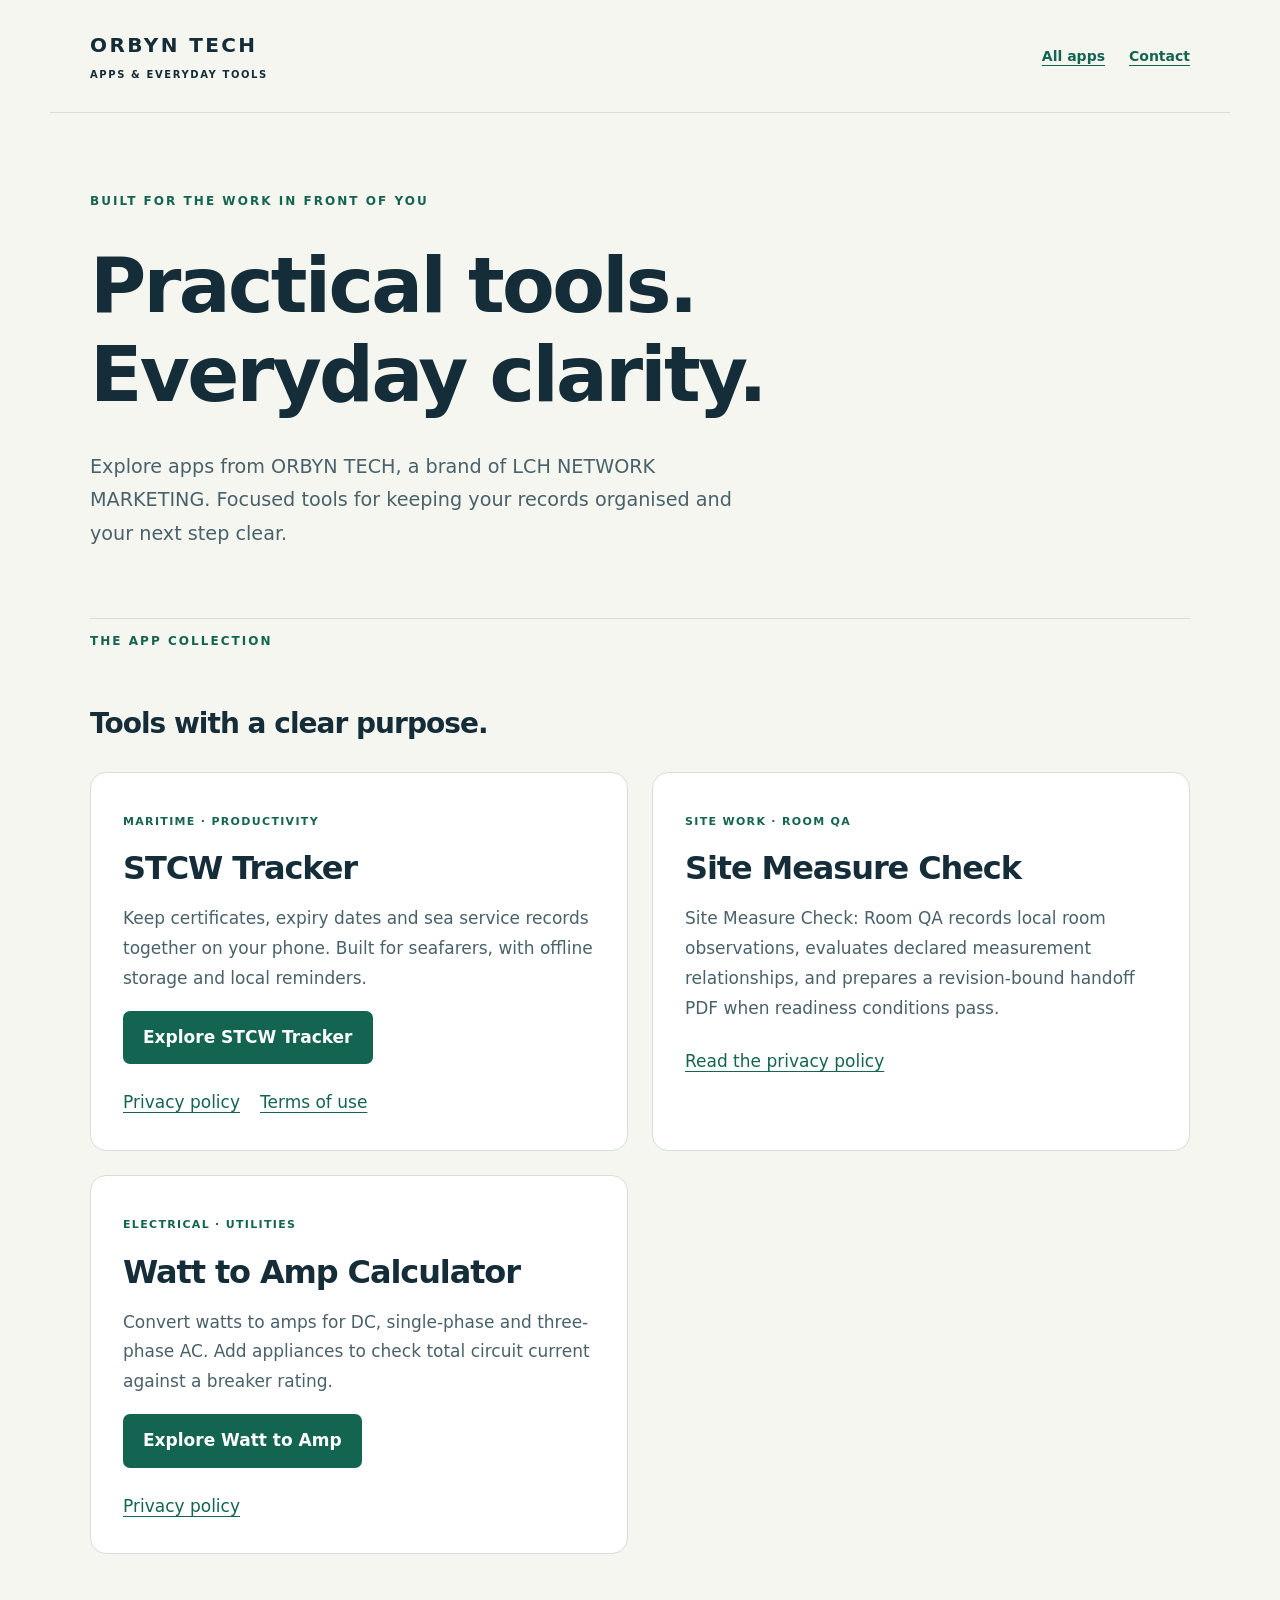
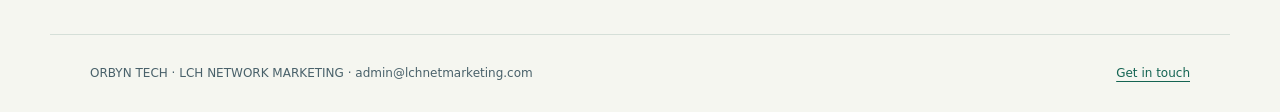
<file: index.html>
<!doctype html>
<html lang="en">
<head>
<meta charset="utf-8">
<meta name="viewport" content="width=device-width, initial-scale=1">
<title>Apps | ORBYN TECH</title>
<meta name="description" content="Practical apps from ORBYN TECH: STCW Tracker for seafarer certificates, Site Measure Check: Room QA for local room observations, and Watt to Amp Calculator for electrical calculations.">
<link rel="canonical" href="https://apps.lchnetmarketing.com/">
<link rel="stylesheet" href="/assets/site.css">

</head>
<body>
<a class="skip" href="#main">Skip to content</a>
<header class="site-header"><a class="brand" href="/">ORBYN TECH<span>APPS &amp; EVERYDAY TOOLS</span></a><nav aria-label="Main navigation"><a href="/">All apps</a><a href="mailto:admin@lchnetmarketing.com">Contact</a></nav></header>
<main id="main" class="content">
<section class="hero"><p class="eyebrow">Built for the work in front of you</p><h1>Practical tools.<br>Everyday clarity.</h1><p class="lede">Explore apps from ORBYN TECH, a brand of LCH NETWORK MARKETING. Focused tools for keeping your records organised and your next step clear.</p></section>
<section aria-labelledby="apps"><p class="eyebrow">The app collection</p><h2 id="apps">Tools with a clear purpose.</h2><div class="cards">
<article class="card"><span class="badge">Maritime · Productivity</span><h2>STCW Tracker</h2><p>Keep certificates, expiry dates and sea service records together on your phone. Built for seafarers, with offline storage and local reminders.</p><a class="button" href="/stcw-tracker/">Explore STCW Tracker</a><div class="links"><a href="/stcw-tracker/privacy/">Privacy policy</a><a href="/stcw-tracker/terms/">Terms of use</a></div></article>
<article class="card"><span class="badge">Site work · Room QA</span><h2>Site Measure Check</h2><p>Site Measure Check: Room QA records local room observations, evaluates declared measurement relationships, and prepares a revision-bound handoff PDF when readiness conditions pass.</p><div class="links"><a href="/site-measure-check/privacy/">Read the privacy policy</a></div></article>
<article class="card"><span class="badge">Electrical · Utilities</span><h2>Watt to Amp Calculator</h2><p>Convert watts to amps for DC, single-phase and three-phase AC. Add appliances to check total circuit current against a breaker rating.</p><a class="button" href="/watt-to-amp/">Explore Watt to Amp</a><div class="links"><a href="/watt-to-amp/privacy/">Privacy policy</a></div></article>
</div></section>
</main>
<footer><p>ORBYN TECH · LCH NETWORK MARKETING · admin@lchnetmarketing.com</p><a href="mailto:admin@lchnetmarketing.com">Get in touch</a></footer>
</body>
</html>
</file>
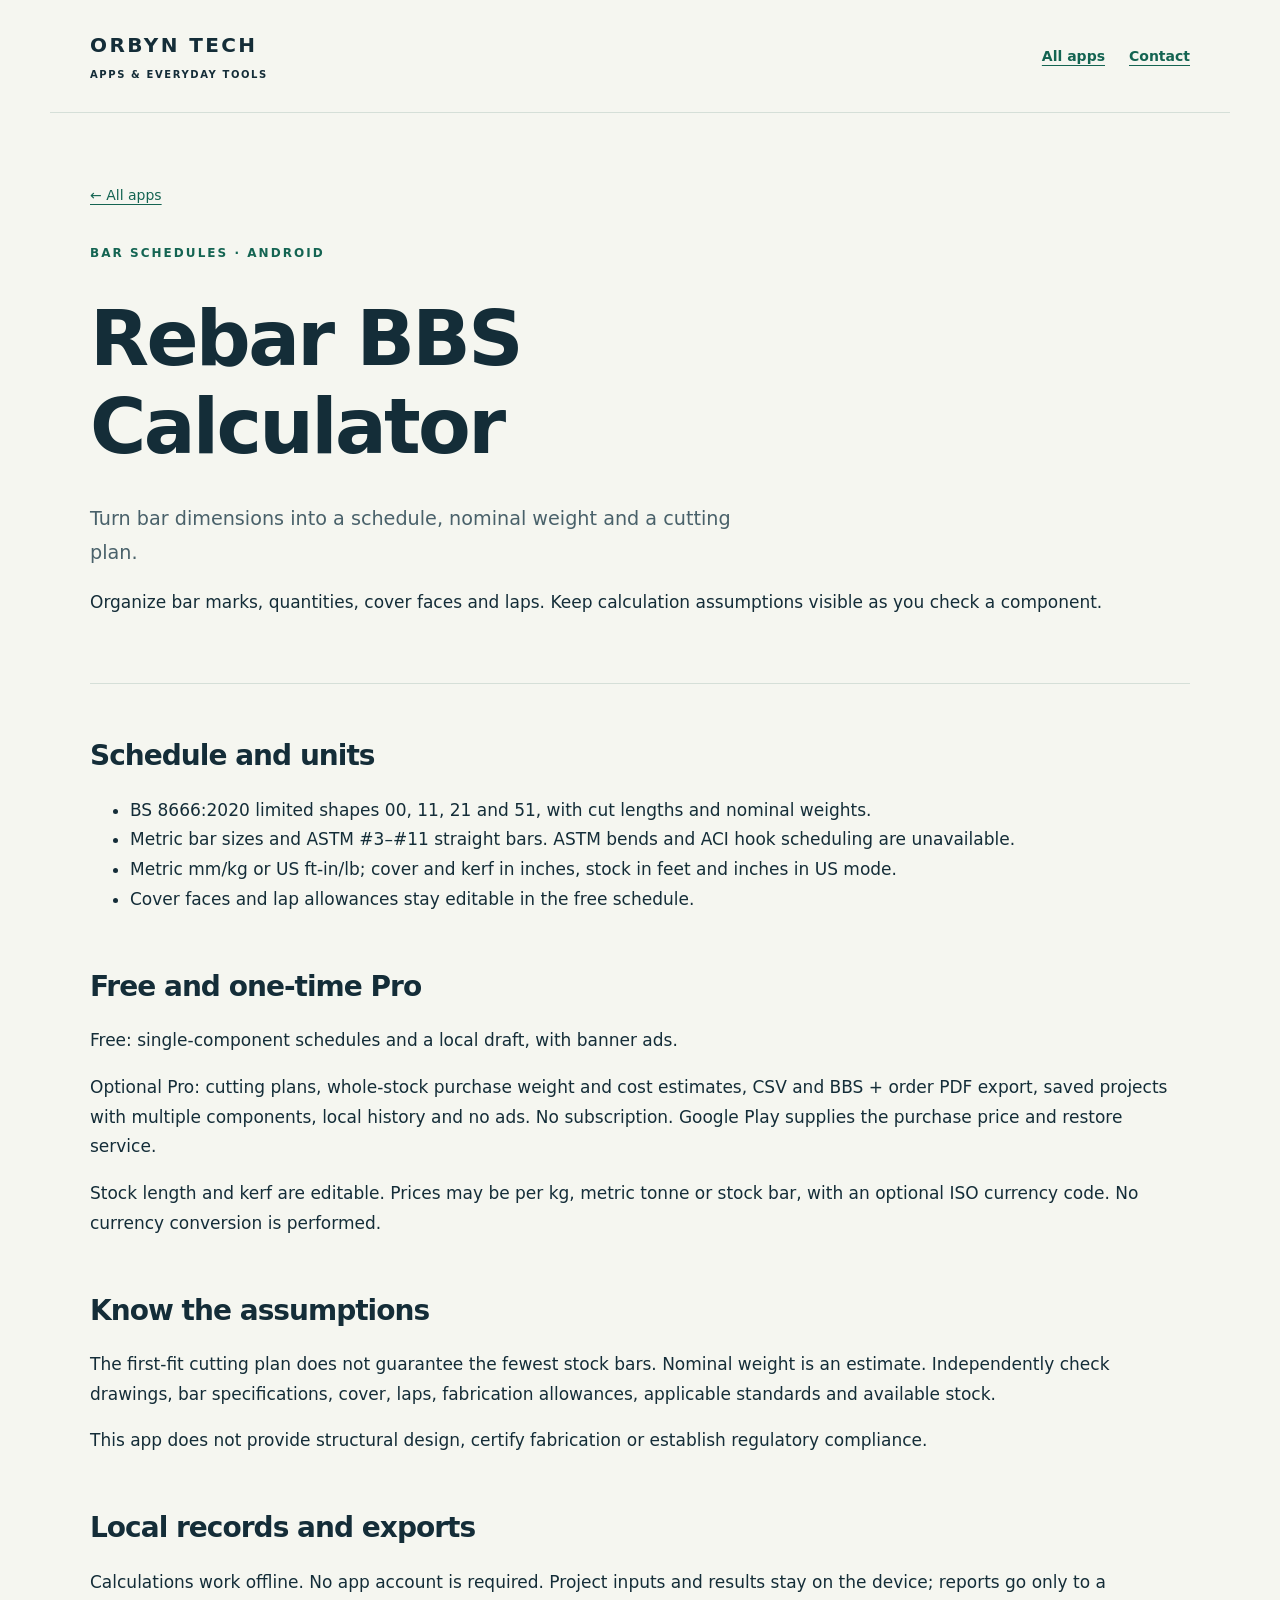
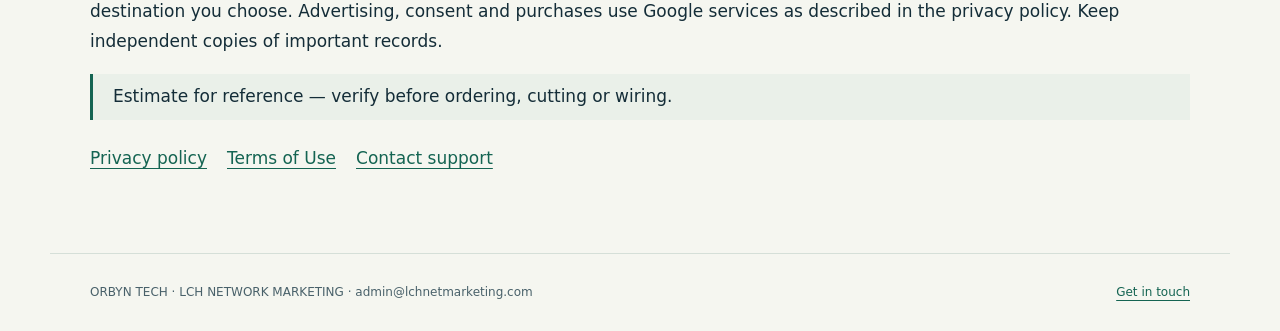
<file: rebar-bbs/index.html>
<!doctype html>
<html lang="en"><head><meta charset="utf-8"><meta name="viewport" content="width=device-width, initial-scale=1"><title>Rebar BBS Calculator | ORBYN TECH</title><meta name="description" content="Bar bending schedules, nominal rebar weights and cutting plans with metric and US inputs."><link rel="canonical" href="https://apps.lchnetmarketing.com/rebar-bbs/"><link rel="stylesheet" href="/assets/site.css"><script type="application/ld+json">{"@context": "https://schema.org", "@type": "SoftwareApplication", "name": "Rebar BBS Calculator", "applicationCategory": "UtilitiesApplication", "operatingSystem": "Android", "url": "https://apps.lchnetmarketing.com/rebar-bbs/", "description": "Bar bending schedules, nominal weights and first-fit cutting plans. Optional one-time Pro.", "publisher": {"@type": "Organization", "name": "ORBYN TECH (LCH NETWORK MARKETING)"}}</script></head>
<body><a class="skip" href="#main">Skip to content</a><header class="site-header"><a class="brand" href="/">ORBYN TECH<span>APPS &amp; EVERYDAY TOOLS</span></a><nav aria-label="Main navigation"><a href="/">All apps</a><a href="mailto:admin@lchnetmarketing.com">Contact</a></nav></header><main id="main" class="content"><p class="back"><a href="/">← All apps</a></p>
<section class="hero"><p class="eyebrow">Bar schedules · Android</p><h1>Rebar BBS Calculator</h1>
<p class="lede">Turn bar dimensions into a schedule, nominal weight and a cutting plan.</p>
<p>Organize bar marks, quantities, cover faces and laps. Keep calculation assumptions visible as you check a component.</p></section>
<section><h2>Schedule and units</h2><ul>
<li>BS 8666:2020 limited shapes 00, 11, 21 and 51, with cut lengths and nominal weights.</li>
<li>Metric bar sizes and ASTM #3–#11 straight bars. ASTM bends and ACI hook scheduling are unavailable.</li>
<li>Metric mm/kg or US ft-in/lb; cover and kerf in inches, stock in feet and inches in US mode.</li>
<li>Cover faces and lap allowances stay editable in the free schedule.</li></ul></section>
<section><h2>Free and one-time Pro</h2>
<p>Free: single-component schedules and a local draft, with banner ads.</p>
<p>Optional Pro: cutting plans, whole-stock purchase weight and cost estimates, CSV and BBS + order PDF export, saved projects with multiple components, local history and no ads. No subscription. Google Play supplies the purchase price and restore service.</p>
<p>Stock length and kerf are editable. Prices may be per kg, metric tonne or stock bar, with an optional ISO currency code. No currency conversion is performed.</p></section>
<section><h2>Know the assumptions</h2>
<p>The first-fit cutting plan does not guarantee the fewest stock bars. Nominal weight is an estimate. Independently check drawings, bar specifications, cover, laps, fabrication allowances, applicable standards and available stock.</p>
<p>This app does not provide structural design, certify fabrication or establish regulatory compliance.</p></section>
<section><h2>Local records and exports</h2>
<p>Calculations work offline. No app account is required. Project inputs and results stay on the device; reports go only to a destination you choose. Advertising, consent and purchases use Google services as described in the privacy policy. Keep independent copies of important records.</p></section>
<p class="note">Estimate for reference — verify before ordering, cutting or wiring.</p>
<div class="links"><a href="/rebar-bbs/privacy/">Privacy policy</a><a href="/rebar-bbs/terms/">Terms of Use</a><a href="mailto:admin@lchnetmarketing.com">Contact support</a></div>
</main><footer><p>ORBYN TECH · LCH NETWORK MARKETING · admin@lchnetmarketing.com</p><a href="mailto:admin@lchnetmarketing.com">Get in touch</a></footer></body></html>
</file>
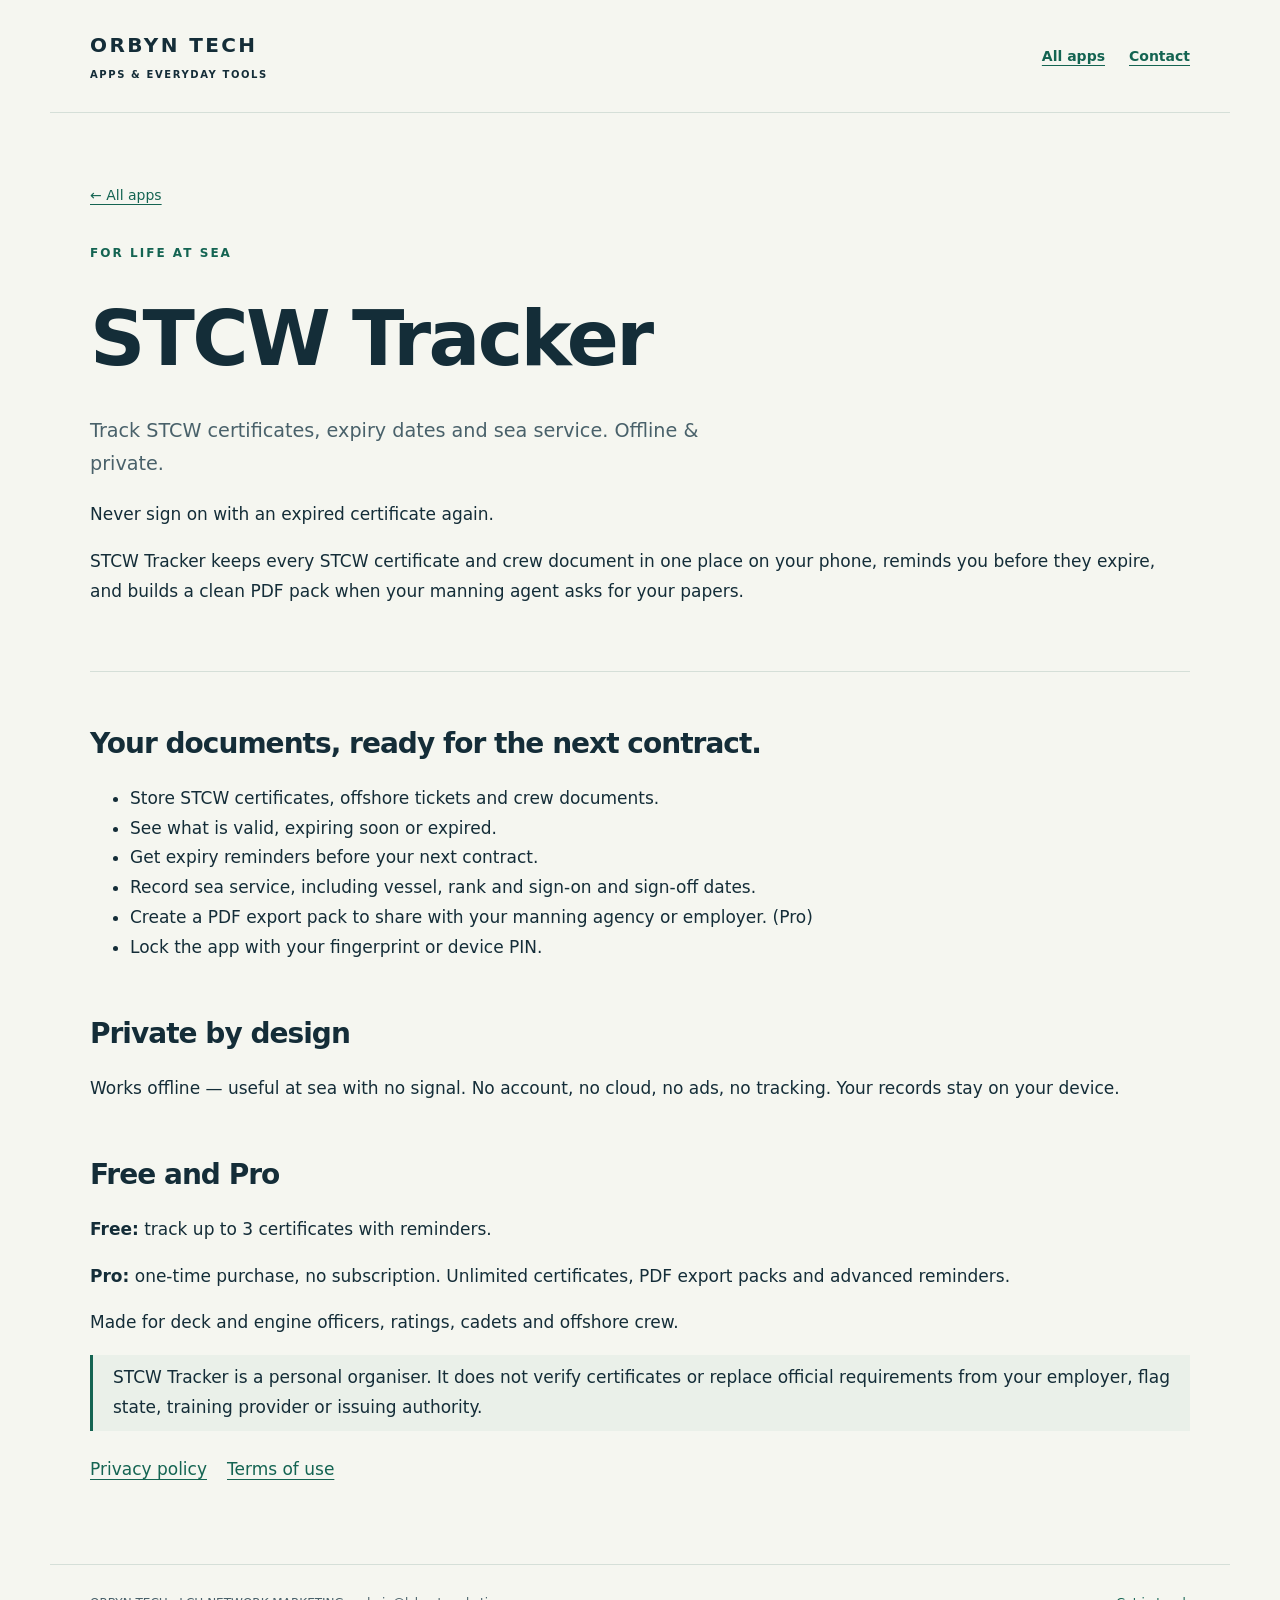
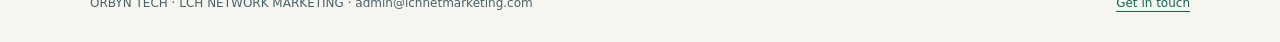
<file: stcw-tracker/index.html>
<!doctype html>
<html lang="en">
<head>
<meta charset="utf-8">
<meta name="viewport" content="width=device-width, initial-scale=1">
<title>STCW Tracker: Seafarer Certs | ORBYN TECH</title>
<meta name="description" content="Track STCW certificates, expiry dates and sea service. Offline and private, with local reminders and PDF export packs.">
<link rel="canonical" href="https://apps.lchnetmarketing.com/stcw-tracker/">
<link rel="stylesheet" href="/assets/site.css">

</head>
<body>
<a class="skip" href="#main">Skip to content</a>
<header class="site-header"><a class="brand" href="/">ORBYN TECH<span>APPS &amp; EVERYDAY TOOLS</span></a><nav aria-label="Main navigation"><a href="/">All apps</a><a href="mailto:admin@lchnetmarketing.com">Contact</a></nav></header>
<main id="main" class="content">
<p class="back"><a href="/">← All apps</a></p><section class="hero"><p class="eyebrow">For life at sea</p><h1>STCW Tracker</h1><p class="lede">Track STCW certificates, expiry dates and sea service. Offline &amp; private.</p><p>Never sign on with an expired certificate again.</p><p>STCW Tracker keeps every STCW certificate and crew document in one place on your phone, reminds you before they expire, and builds a clean PDF pack when your manning agent asks for your papers.</p><!-- Google Play link: add the approved store URL after publication. --></section>
<section><h2>Your documents, ready for the next contract.</h2><ul><li>Store STCW certificates, offshore tickets and crew documents.</li><li>See what is valid, expiring soon or expired.</li><li>Get expiry reminders before your next contract.</li><li>Record sea service, including vessel, rank and sign-on and sign-off dates.</li><li>Create a PDF export pack to share with your manning agency or employer. (Pro)</li><li>Lock the app with your fingerprint or device PIN.</li></ul></section>
<section><h2>Private by design</h2><p>Works offline — useful at sea with no signal. No account, no cloud, no ads, no tracking. Your records stay on your device.</p></section>
<section><h2>Free and Pro</h2><p><strong>Free:</strong> track up to 3 certificates with reminders.</p><p><strong>Pro:</strong> one-time purchase, no subscription. Unlimited certificates, PDF export packs and advanced reminders.</p><p>Made for deck and engine officers, ratings, cadets and offshore crew.</p></section>
<p class="note">STCW Tracker is a personal organiser. It does not verify certificates or replace official requirements from your employer, flag state, training provider or issuing authority.</p>
<div class="links"><a href="/stcw-tracker/privacy/">Privacy policy</a><a href="/stcw-tracker/terms/">Terms of use</a></div>
</main>
<footer><p>ORBYN TECH · LCH NETWORK MARKETING · admin@lchnetmarketing.com</p><a href="mailto:admin@lchnetmarketing.com">Get in touch</a></footer>
</body>
</html>
</file>
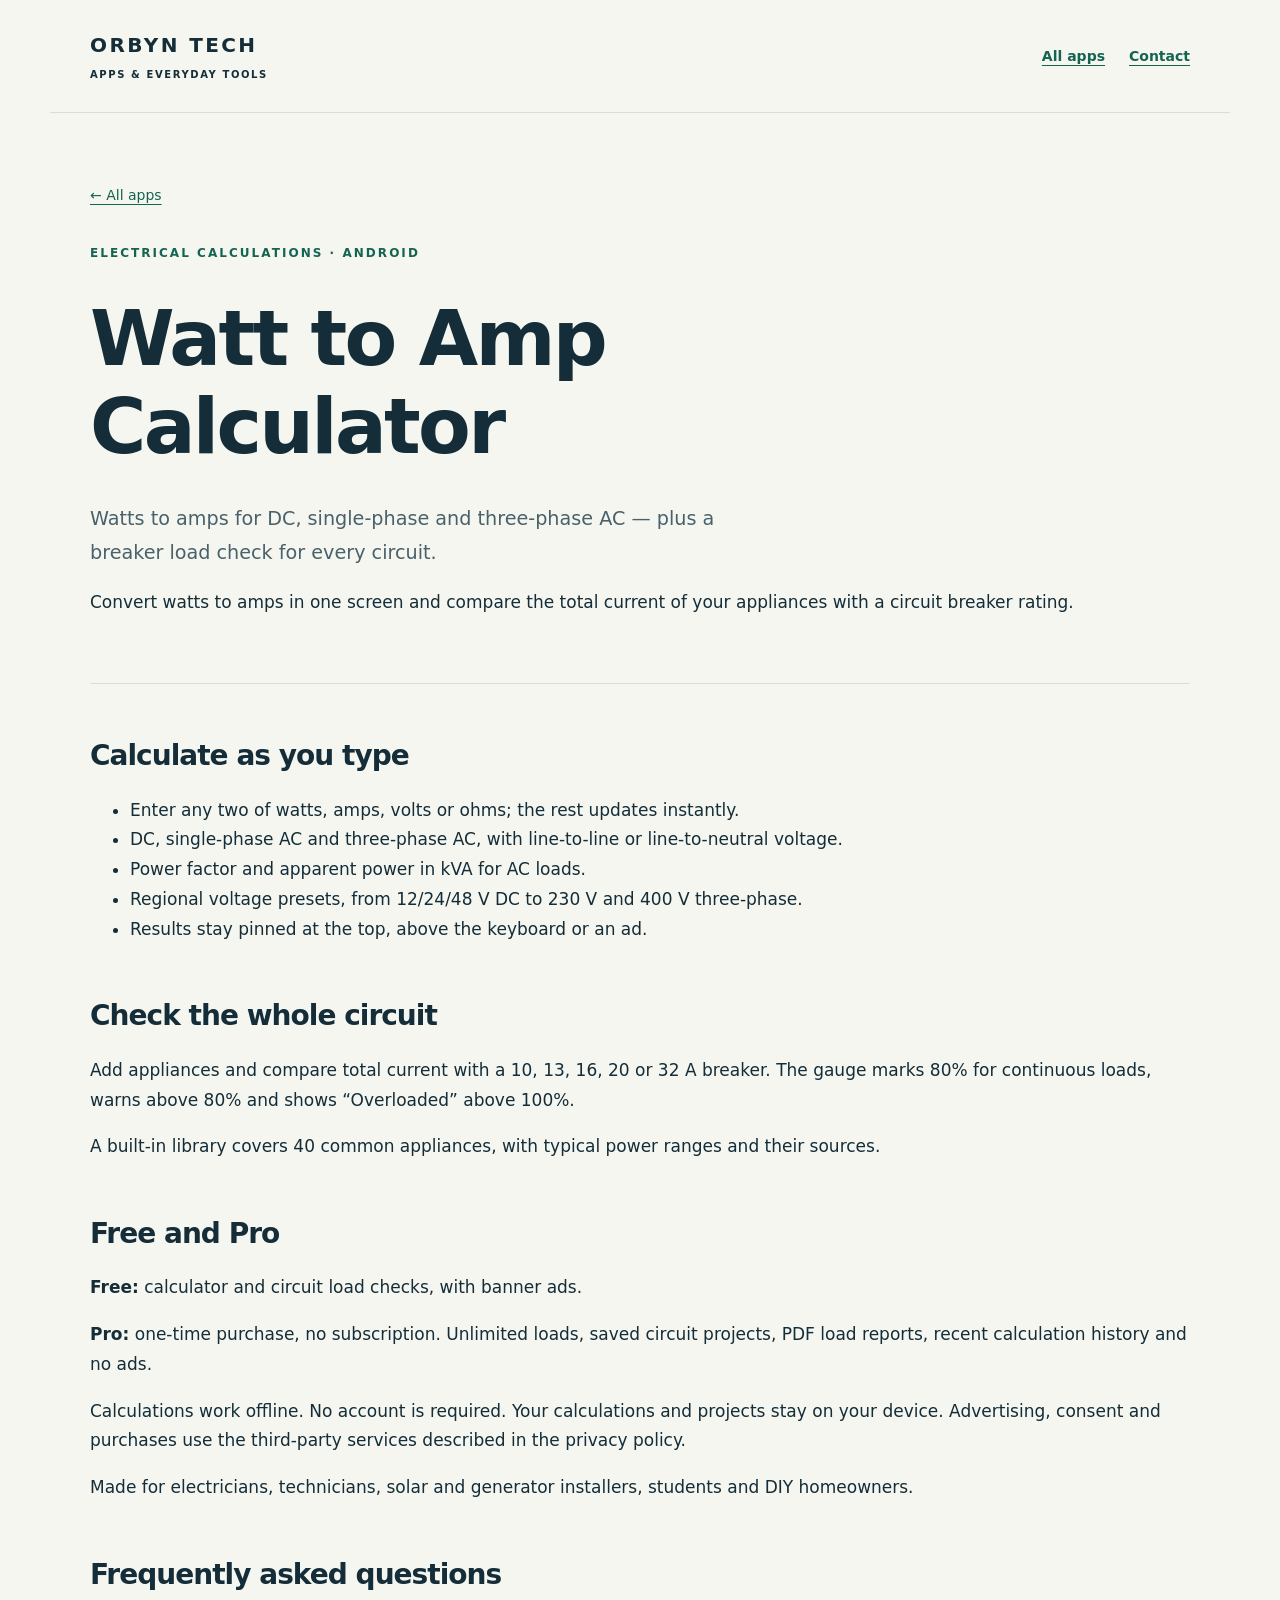
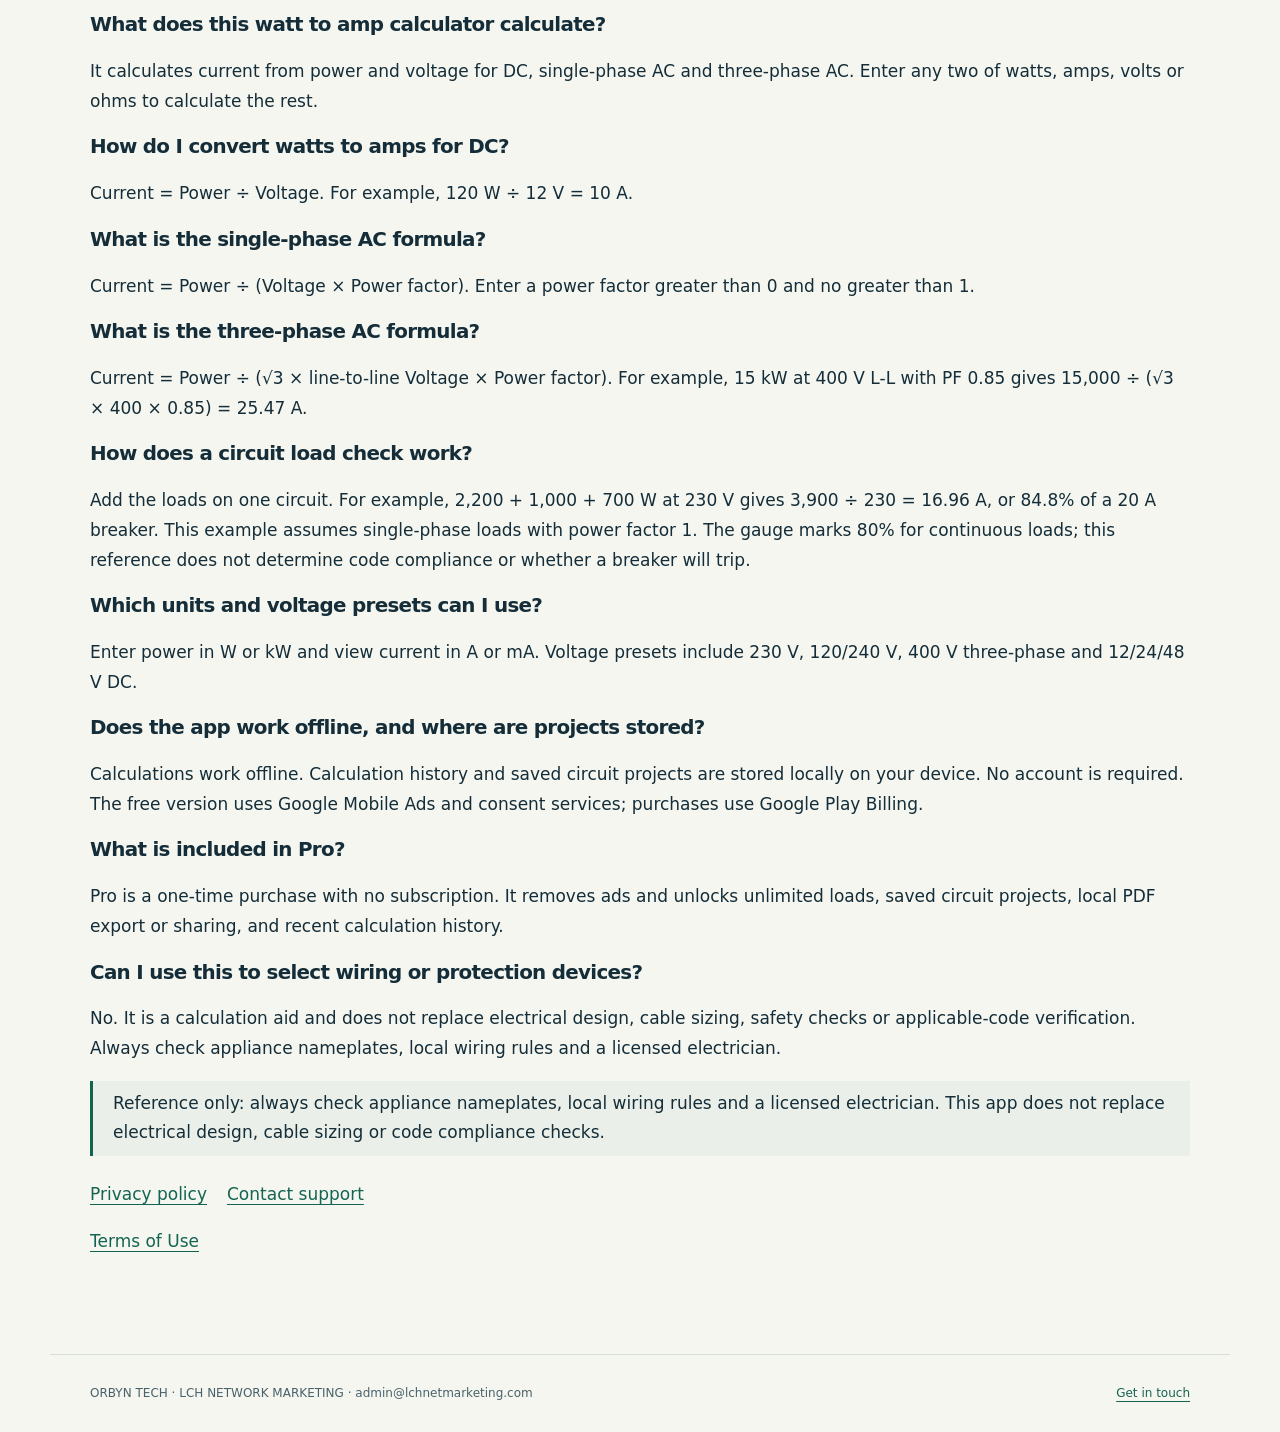
<file: watt-to-amp/index.html>
<!doctype html>
<html lang="en">
<head>
<meta charset="utf-8">
<meta name="viewport" content="width=device-width, initial-scale=1">
<title>Watt to Amp Calculator | ORBYN TECH</title>
<meta name="description" content="Convert watts to amps for DC, single-phase and three-phase AC. Check circuit loads, power factor and breaker utilisation.">
<link rel="canonical" href="https://apps.lchnetmarketing.com/watt-to-amp/">
<link rel="stylesheet" href="/assets/site.css">
<script type="application/ld+json">{"@context": "https://schema.org", "@type": "SoftwareApplication", "name": "Watt to Amp Calculator", "applicationCategory": "UtilitiesApplication", "operatingSystem": "Android", "url": "https://apps.lchnetmarketing.com/watt-to-amp/", "description": "Watts to amps for DC, single-phase and three-phase AC, plus circuit breaker load checks.", "offers": {"@type": "Offer", "price": "0", "priceCurrency": "USD", "description": "Free version with banner ads; optional one-time Pro purchase."}, "publisher": {"@type": "Organization", "name": "ORBYN TECH (LCH NETWORK MARKETING)"}}</script>
<script type="application/ld+json">{"@context": "https://schema.org", "@type": "FAQPage", "mainEntity": [{"@type": "Question", "name": "What does this watt to amp calculator calculate?", "acceptedAnswer": {"@type": "Answer", "text": "It calculates current from power and voltage for DC, single-phase AC and three-phase AC. Enter any two of watts, amps, volts or ohms to calculate the rest."}}, {"@type": "Question", "name": "How do I convert watts to amps for DC?", "acceptedAnswer": {"@type": "Answer", "text": "Current = Power ÷ Voltage. For example, 120 W ÷ 12 V = 10 A."}}, {"@type": "Question", "name": "What is the single-phase AC formula?", "acceptedAnswer": {"@type": "Answer", "text": "Current = Power ÷ (Voltage × Power factor). Enter a power factor greater than 0 and no greater than 1."}}, {"@type": "Question", "name": "What is the three-phase AC formula?", "acceptedAnswer": {"@type": "Answer", "text": "Current = Power ÷ (√3 × line-to-line Voltage × Power factor). For example, 15 kW at 400 V L-L with PF 0.85 gives 15,000 ÷ (√3 × 400 × 0.85) = 25.47 A."}}, {"@type": "Question", "name": "How does a circuit load check work?", "acceptedAnswer": {"@type": "Answer", "text": "Add the loads on one circuit. For example, 2,200 + 1,000 + 700 W at 230 V gives 3,900 ÷ 230 = 16.96 A, or 84.8% of a 20 A breaker. This example assumes single-phase loads with power factor 1. The gauge marks 80% for continuous loads; this reference does not determine code compliance or whether a breaker will trip."}}, {"@type": "Question", "name": "Which units and voltage presets can I use?", "acceptedAnswer": {"@type": "Answer", "text": "Enter power in W or kW and view current in A or mA. Voltage presets include 230 V, 120/240 V, 400 V three-phase and 12/24/48 V DC."}}, {"@type": "Question", "name": "Does the app work offline, and where are projects stored?", "acceptedAnswer": {"@type": "Answer", "text": "Calculations work offline. Calculation history and saved circuit projects are stored locally on your device. No account is required. The free version uses Google Mobile Ads and consent services; purchases use Google Play Billing."}}, {"@type": "Question", "name": "What is included in Pro?", "acceptedAnswer": {"@type": "Answer", "text": "Pro is a one-time purchase with no subscription. It removes ads and unlocks unlimited loads, saved circuit projects, local PDF export or sharing, and recent calculation history."}}, {"@type": "Question", "name": "Can I use this to select wiring or protection devices?", "acceptedAnswer": {"@type": "Answer", "text": "No. It is a calculation aid and does not replace electrical design, cable sizing, safety checks or applicable-code verification. Always check appliance nameplates, local wiring rules and a licensed electrician."}}]}</script>
</head>
<body>
<a class="skip" href="#main">Skip to content</a>
<header class="site-header"><a class="brand" href="/">ORBYN TECH<span>APPS &amp; EVERYDAY TOOLS</span></a><nav aria-label="Main navigation"><a href="/">All apps</a><a href="mailto:admin@lchnetmarketing.com">Contact</a></nav></header>
<main id="main" class="content">
<p class="back"><a href="/">← All apps</a></p>
<section class="hero"><p class="eyebrow">Electrical calculations · Android</p><h1>Watt to Amp Calculator</h1><p class="lede">Watts to amps for DC, single-phase and three-phase AC — plus a breaker load check for every circuit.</p><p>Convert watts to amps in one screen and compare the total current of your appliances with a circuit breaker rating.</p><!-- Google Play link: add the approved store URL after publication. --></section>
<section><h2>Calculate as you type</h2><ul><li>Enter any two of watts, amps, volts or ohms; the rest updates instantly.</li><li>DC, single-phase AC and three-phase AC, with line-to-line or line-to-neutral voltage.</li><li>Power factor and apparent power in kVA for AC loads.</li><li>Regional voltage presets, from 12/24/48 V DC to 230 V and 400 V three-phase.</li><li>Results stay pinned at the top, above the keyboard or an ad.</li></ul></section>
<section><h2>Check the whole circuit</h2><p>Add appliances and compare total current with a 10, 13, 16, 20 or 32 A breaker. The gauge marks 80% for continuous loads, warns above 80% and shows “Overloaded” above 100%.</p><p>A built-in library covers 40 common appliances, with typical power ranges and their sources.</p></section>
<section><h2>Free and Pro</h2><p><strong>Free:</strong> calculator and circuit load checks, with banner ads.</p><p><strong>Pro:</strong> one-time purchase, no subscription. Unlimited loads, saved circuit projects, PDF load reports, recent calculation history and no ads.</p><p>Calculations work offline. No account is required. Your calculations and projects stay on your device. Advertising, consent and purchases use the third-party services described in the privacy policy.</p><p>Made for electricians, technicians, solar and generator installers, students and DIY homeowners.</p></section>
<section aria-labelledby="faq"><h2 id="faq">Frequently asked questions</h2>
<h3>What does this watt to amp calculator calculate?</h3><p>It calculates current from power and voltage for DC, single-phase AC and three-phase AC. Enter any two of watts, amps, volts or ohms to calculate the rest.</p>
<h3>How do I convert watts to amps for DC?</h3><p>Current = Power ÷ Voltage. For example, 120 W ÷ 12 V = 10 A.</p>
<h3>What is the single-phase AC formula?</h3><p>Current = Power ÷ (Voltage × Power factor). Enter a power factor greater than 0 and no greater than 1.</p>
<h3>What is the three-phase AC formula?</h3><p>Current = Power ÷ (√3 × line-to-line Voltage × Power factor). For example, 15 kW at 400 V L-L with PF 0.85 gives 15,000 ÷ (√3 × 400 × 0.85) = 25.47 A.</p>
<h3>How does a circuit load check work?</h3><p>Add the loads on one circuit. For example, 2,200 + 1,000 + 700 W at 230 V gives 3,900 ÷ 230 = 16.96 A, or 84.8% of a 20 A breaker. This example assumes single-phase loads with power factor 1. The gauge marks 80% for continuous loads; this reference does not determine code compliance or whether a breaker will trip.</p>
<h3>Which units and voltage presets can I use?</h3><p>Enter power in W or kW and view current in A or mA. Voltage presets include 230 V, 120/240 V, 400 V three-phase and 12/24/48 V DC.</p>
<h3>Does the app work offline, and where are projects stored?</h3><p>Calculations work offline. Calculation history and saved circuit projects are stored locally on your device. No account is required. The free version uses Google Mobile Ads and consent services; purchases use Google Play Billing.</p>
<h3>What is included in Pro?</h3><p>Pro is a one-time purchase with no subscription. It removes ads and unlocks unlimited loads, saved circuit projects, local PDF export or sharing, and recent calculation history.</p>
<h3>Can I use this to select wiring or protection devices?</h3><p>No. It is a calculation aid and does not replace electrical design, cable sizing, safety checks or applicable-code verification. Always check appliance nameplates, local wiring rules and a licensed electrician.</p>
</section>
<p class="note">Reference only: always check appliance nameplates, local wiring rules and a licensed electrician. This app does not replace electrical design, cable sizing or code compliance checks.</p>
<div class="links"><a href="/watt-to-amp/privacy/">Privacy policy</a><a href="mailto:admin@lchnetmarketing.com">Contact support</a></div>
<p><a href="/watt-to-amp/terms/">Terms of Use</a></p></main>
<footer><p>ORBYN TECH · LCH NETWORK MARKETING · admin@lchnetmarketing.com</p><a href="mailto:admin@lchnetmarketing.com">Get in touch</a></footer>
</body>
</html>
</file>
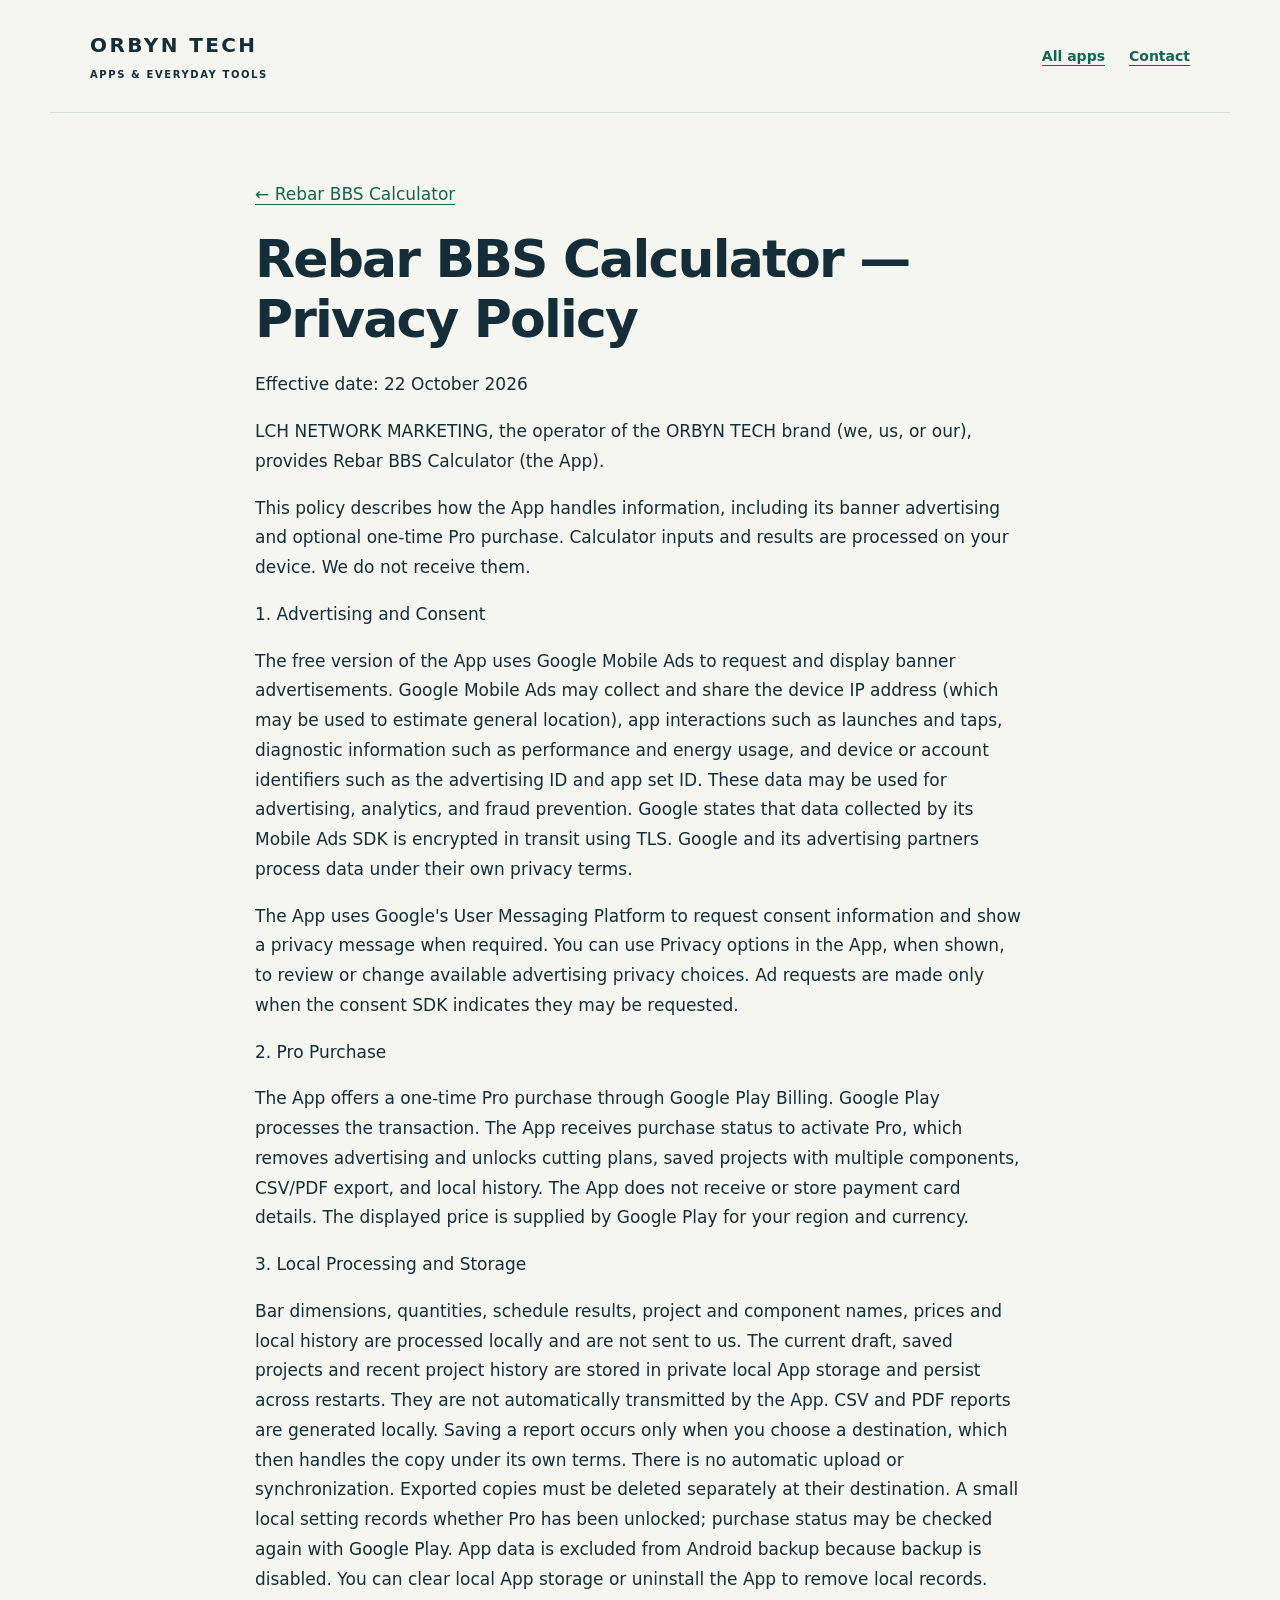
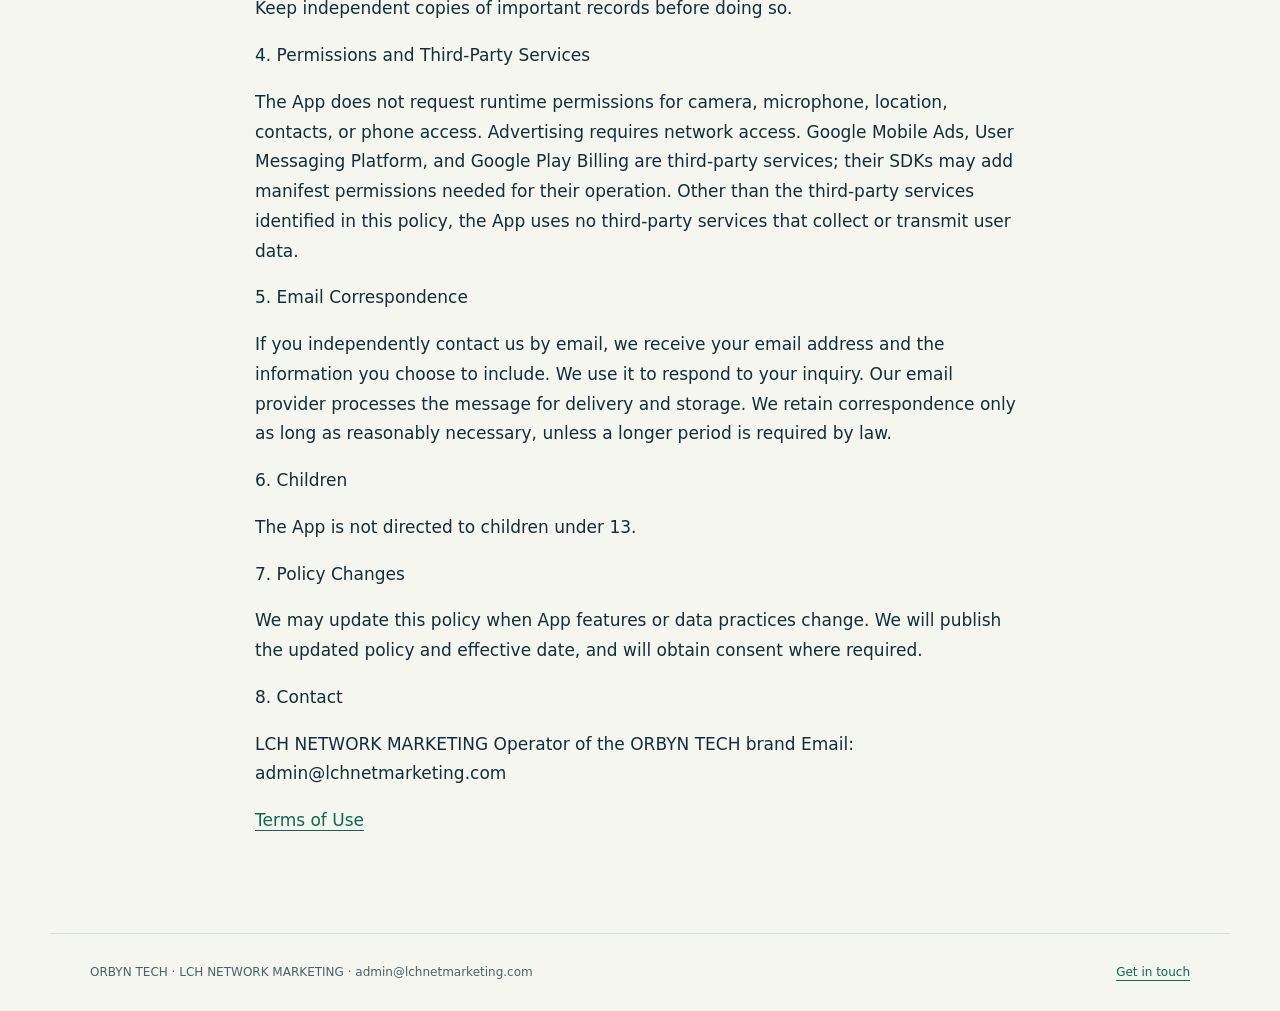
<file: rebar-bbs/privacy/index.html>
<!doctype html>
<html lang="en"><head><meta charset="utf-8"><meta name="viewport" content="width=device-width, initial-scale=1"><title>Rebar BBS Calculator — Privacy Policy | ORBYN TECH</title><meta name="description" content="Data handling, purchases and reference-use limits for Rebar BBS Calculator."><link rel="canonical" href="https://apps.lchnetmarketing.com/rebar-bbs/privacy/"><link rel="stylesheet" href="/assets/site.css"><script type="application/ld+json">{"@context": "https://schema.org", "@type": "WebPage", "name": "Rebar BBS Calculator — Privacy Policy", "url": "https://apps.lchnetmarketing.com/rebar-bbs/privacy/", "inLanguage": "en"}</script></head>
<body><a class="skip" href="#main">Skip to content</a><header class="site-header"><a class="brand" href="/">ORBYN TECH<span>APPS &amp; EVERYDAY TOOLS</span></a><nav aria-label="Main navigation"><a href="/">All apps</a><a href="mailto:admin@lchnetmarketing.com">Contact</a></nav></header><main id="main" class="policy"><p><a href="/rebar-bbs/">← Rebar BBS Calculator</a></p><article id="policy-body"><h1>Rebar BBS Calculator — Privacy Policy</h1>
<p>Effective date: 22 October 2026</p>
<p>LCH NETWORK MARKETING, the operator of the ORBYN TECH brand (we, us, or our), provides Rebar BBS Calculator (the App).</p>
<p>This policy describes how the App handles information, including its banner advertising and optional one-time Pro purchase. Calculator inputs and results are processed on your device. We do not receive them.</p>
<p>1. Advertising and Consent</p>
<p>The free version of the App uses Google Mobile Ads to request and display banner advertisements. Google Mobile Ads may collect and share the device IP address (which may be used to estimate general location), app interactions such as launches and taps, diagnostic information such as performance and energy usage, and device or account identifiers such as the advertising ID and app set ID. These data may be used for advertising, analytics, and fraud prevention. Google states that data collected by its Mobile Ads SDK is encrypted in transit using TLS. Google and its advertising partners process data under their own privacy terms.</p>
<p>The App uses Google&#x27;s User Messaging Platform to request consent information and show a privacy message when required. You can use Privacy options in the App, when shown, to review or change available advertising privacy choices. Ad requests are made only when the consent SDK indicates they may be requested.</p>
<p>2. Pro Purchase</p>
<p>The App offers a one-time Pro purchase through Google Play Billing. Google Play processes the transaction. The App receives purchase status to activate Pro, which removes advertising and unlocks cutting plans, saved projects with multiple components, CSV/PDF export, and local history. The App does not receive or store payment card details. The displayed price is supplied by Google Play for your region and currency.</p>
<p>3. Local Processing and Storage</p>
<p>Bar dimensions, quantities, schedule results, project and component names, prices and local history are processed locally and are not sent to us. The current draft, saved projects and recent project history are stored in private local App storage and persist across restarts. They are not automatically transmitted by the App. CSV and PDF reports are generated locally. Saving a report occurs only when you choose a destination, which then handles the copy under its own terms. There is no automatic upload or synchronization. Exported copies must be deleted separately at their destination. A small local setting records whether Pro has been unlocked; purchase status may be checked again with Google Play. App data is excluded from Android backup because backup is disabled. You can clear local App storage or uninstall the App to remove local records. Keep independent copies of important records before doing so.</p>
<p>4. Permissions and Third-Party Services</p>
<p>The App does not request runtime permissions for camera, microphone, location, contacts, or phone access. Advertising requires network access. Google Mobile Ads, User Messaging Platform, and Google Play Billing are third-party services; their SDKs may add manifest permissions needed for their operation. Other than the third-party services identified in this policy, the App uses no third-party services that collect or transmit user data.</p>
<p>5. Email Correspondence</p>
<p>If you independently contact us by email, we receive your email address and the information you choose to include. We use it to respond to your inquiry. Our email provider processes the message for delivery and storage. We retain correspondence only as long as reasonably necessary, unless a longer period is required by law.</p>
<p>6. Children</p>
<p>The App is not directed to children under 13.</p>
<p>7. Policy Changes</p>
<p>We may update this policy when App features or data practices change. We will publish the updated policy and effective date, and will obtain consent where required.</p>
<p>8. Contact</p>
<p>LCH NETWORK MARKETING
Operator of the ORBYN TECH brand
Email: admin@lchnetmarketing.com</p></article><p><a href="/rebar-bbs/terms/">Terms of Use</a></p></main><footer><p>ORBYN TECH · LCH NETWORK MARKETING · admin@lchnetmarketing.com</p><a href="mailto:admin@lchnetmarketing.com">Get in touch</a></footer></body></html>
</file>
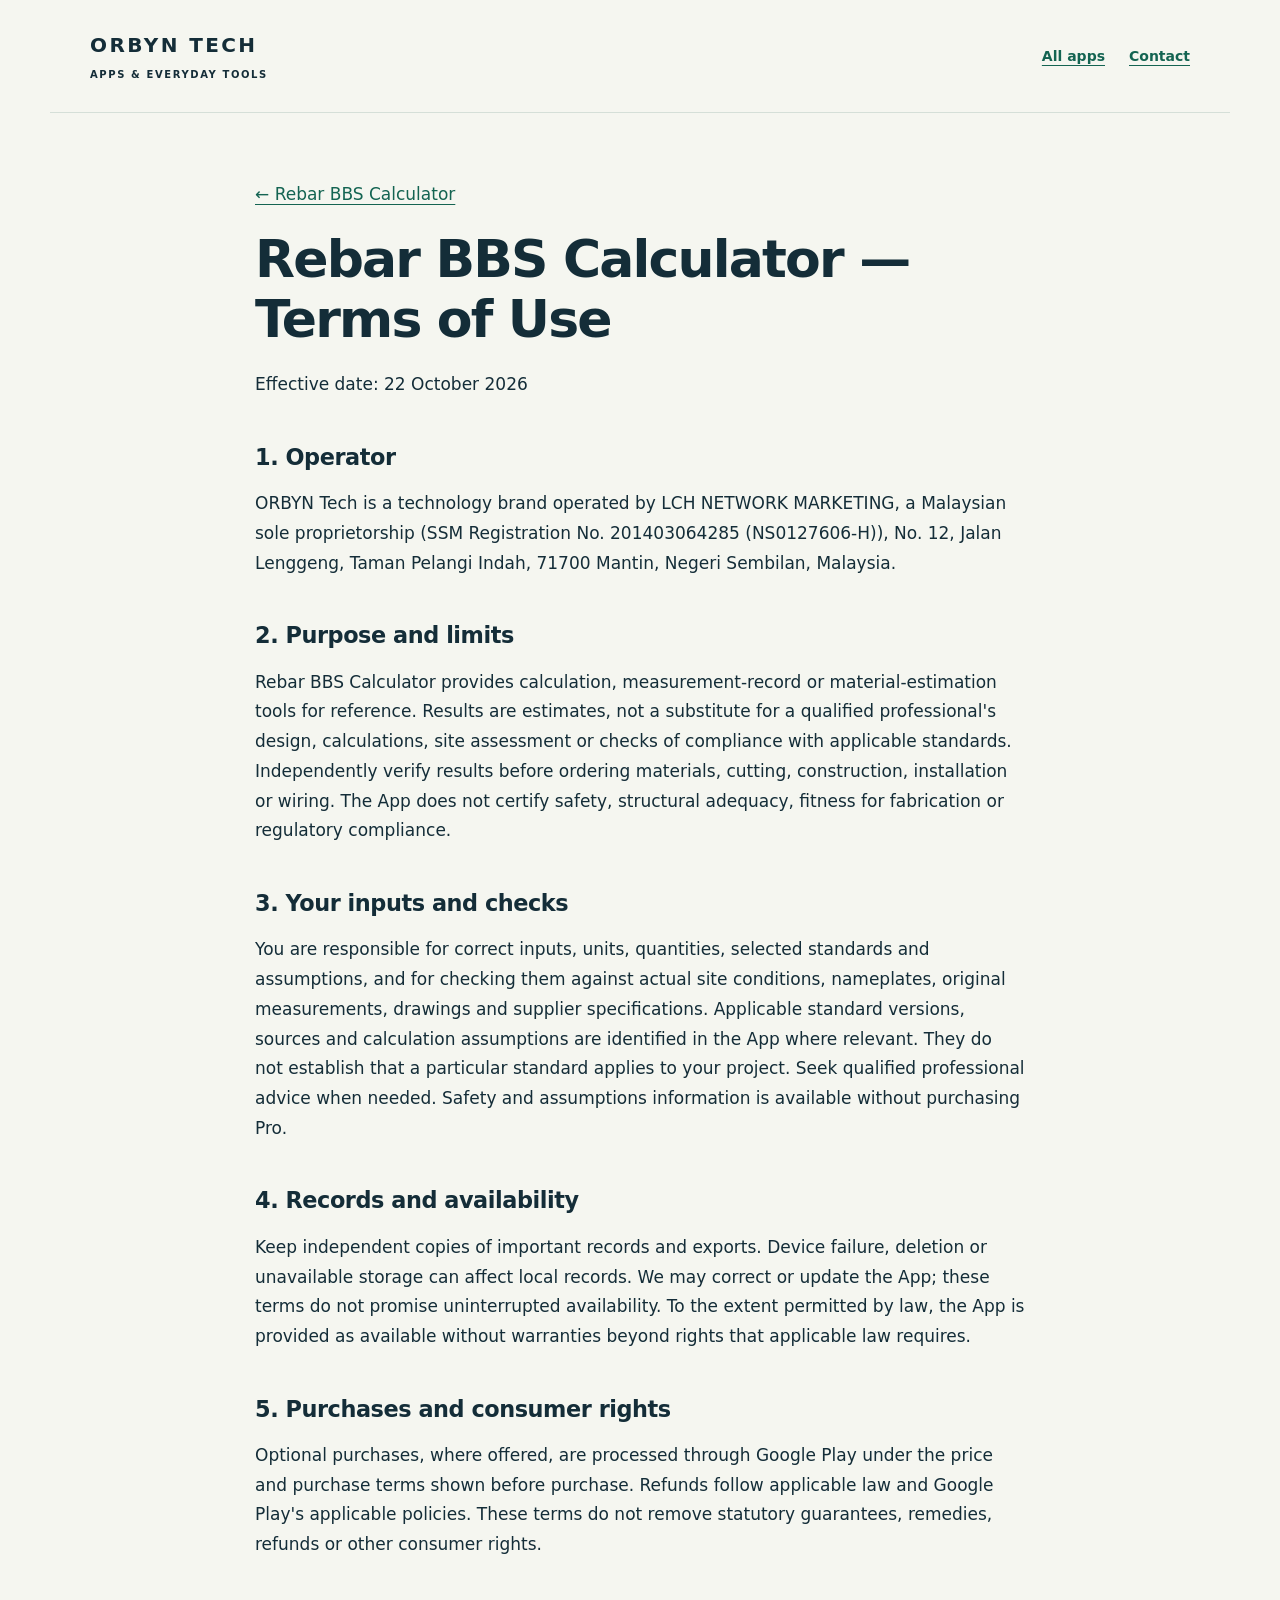
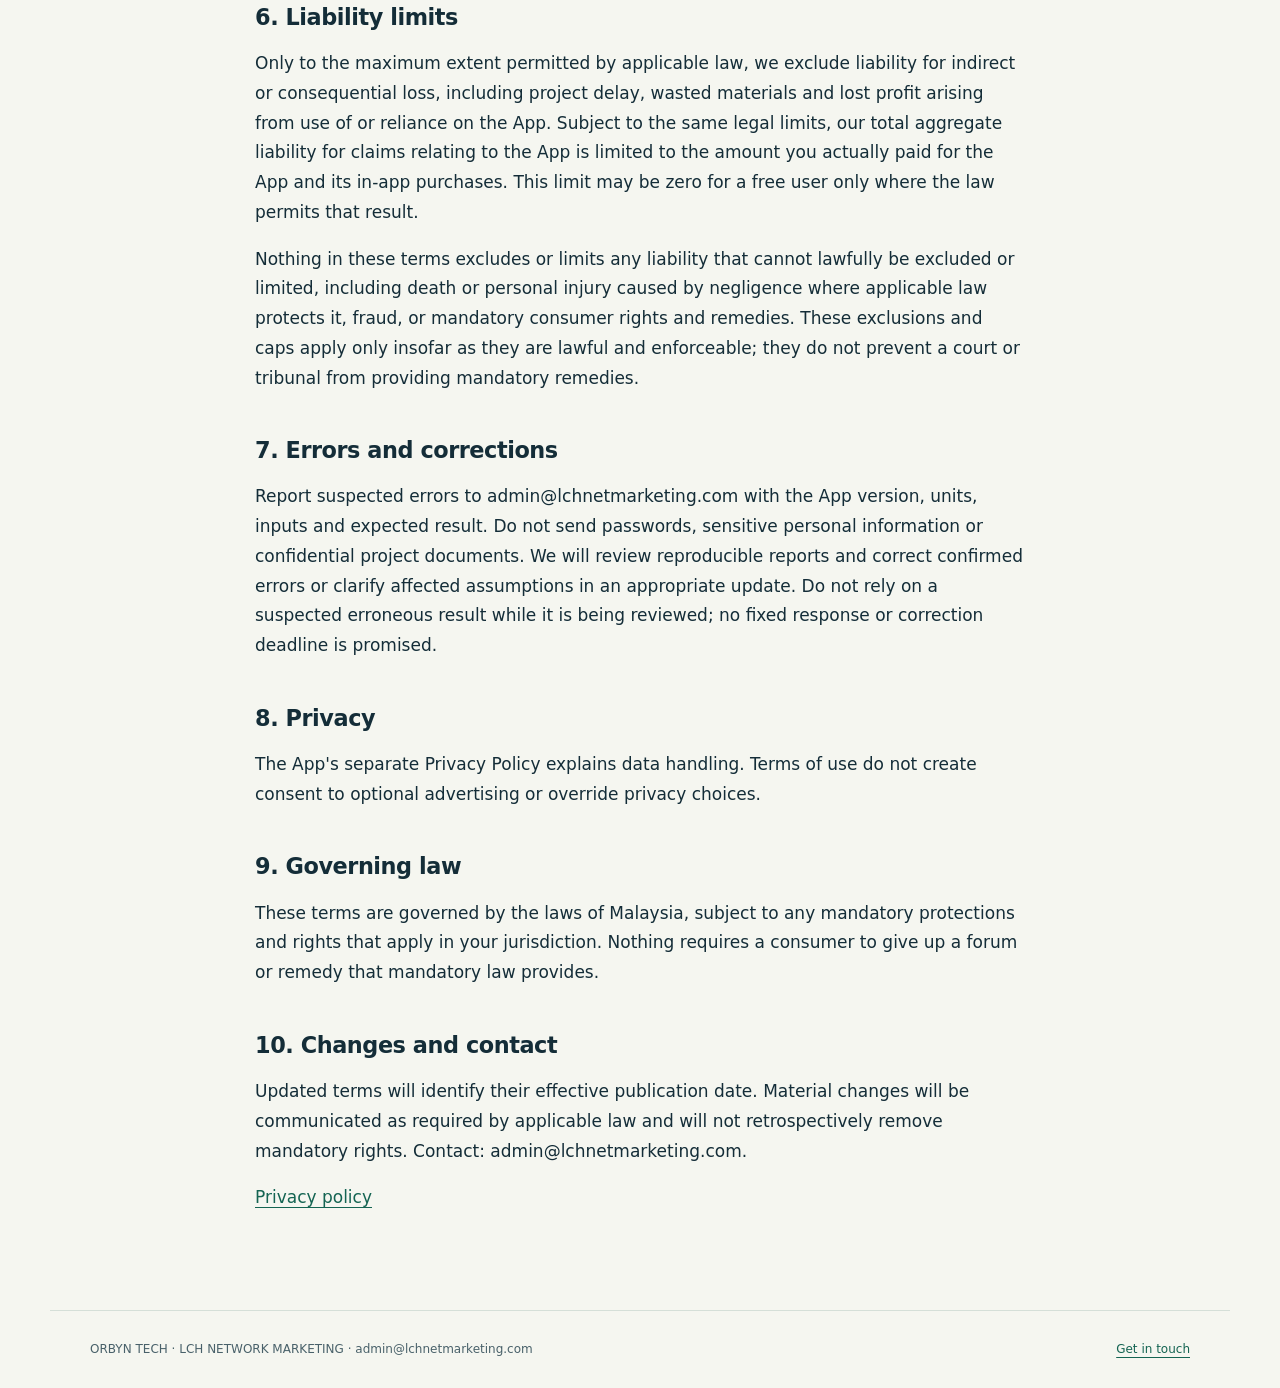
<file: rebar-bbs/terms/index.html>
<!doctype html>
<html lang="en"><head><meta charset="utf-8"><meta name="viewport" content="width=device-width, initial-scale=1"><title>Rebar BBS Calculator — Terms of Use | ORBYN TECH</title><meta name="description" content="Data handling, purchases and reference-use limits for Rebar BBS Calculator."><link rel="canonical" href="https://apps.lchnetmarketing.com/rebar-bbs/terms/"><link rel="stylesheet" href="/assets/site.css"><script type="application/ld+json">{"@context": "https://schema.org", "@type": "WebPage", "name": "Rebar BBS Calculator — Terms of Use", "url": "https://apps.lchnetmarketing.com/rebar-bbs/terms/", "inLanguage": "en"}</script></head>
<body><a class="skip" href="#main">Skip to content</a><header class="site-header"><a class="brand" href="/">ORBYN TECH<span>APPS &amp; EVERYDAY TOOLS</span></a><nav aria-label="Main navigation"><a href="/">All apps</a><a href="mailto:admin@lchnetmarketing.com">Contact</a></nav></header><main id="main" class="policy"><p><a href="/rebar-bbs/">← Rebar BBS Calculator</a></p><article id="policy-body"><h1>Rebar BBS Calculator — Terms of Use</h1>
<p>Effective date: 22 October 2026</p>
<h2>1. Operator</h2>
<p>ORBYN Tech is a technology brand operated by LCH NETWORK MARKETING, a Malaysian sole proprietorship (SSM Registration No. 201403064285 (NS0127606-H)), No. 12, Jalan Lenggeng, Taman Pelangi Indah, 71700 Mantin, Negeri Sembilan, Malaysia.</p>
<h2>2. Purpose and limits</h2>
<p>Rebar BBS Calculator provides calculation, measurement-record or material-estimation tools for reference. Results are estimates, not a substitute for a qualified professional&#x27;s design, calculations, site assessment or checks of compliance with applicable standards. Independently verify results before ordering materials, cutting, construction, installation or wiring. The App does not certify safety, structural adequacy, fitness for fabrication or regulatory compliance.</p>
<h2>3. Your inputs and checks</h2>
<p>You are responsible for correct inputs, units, quantities, selected standards and assumptions, and for checking them against actual site conditions, nameplates, original measurements, drawings and supplier specifications. Applicable standard versions, sources and calculation assumptions are identified in the App where relevant. They do not establish that a particular standard applies to your project. Seek qualified professional advice when needed. Safety and assumptions information is available without purchasing Pro.</p>
<h2>4. Records and availability</h2>
<p>Keep independent copies of important records and exports. Device failure, deletion or unavailable storage can affect local records. We may correct or update the App; these terms do not promise uninterrupted availability. To the extent permitted by law, the App is provided as available without warranties beyond rights that applicable law requires.</p>
<h2>5. Purchases and consumer rights</h2>
<p>Optional purchases, where offered, are processed through Google Play under the price and purchase terms shown before purchase. Refunds follow applicable law and Google Play&#x27;s applicable policies. These terms do not remove statutory guarantees, remedies, refunds or other consumer rights.</p>
<h2>6. Liability limits</h2>
<p>Only to the maximum extent permitted by applicable law, we exclude liability for indirect or consequential loss, including project delay, wasted materials and lost profit arising from use of or reliance on the App. Subject to the same legal limits, our total aggregate liability for claims relating to the App is limited to the amount you actually paid for the App and its in-app purchases. This limit may be zero for a free user only where the law permits that result.</p>
<p>Nothing in these terms excludes or limits any liability that cannot lawfully be excluded or limited, including death or personal injury caused by negligence where applicable law protects it, fraud, or mandatory consumer rights and remedies. These exclusions and caps apply only insofar as they are lawful and enforceable; they do not prevent a court or tribunal from providing mandatory remedies.</p>
<h2>7. Errors and corrections</h2>
<p>Report suspected errors to admin@lchnetmarketing.com with the App version, units, inputs and expected result. Do not send passwords, sensitive personal information or confidential project documents. We will review reproducible reports and correct confirmed errors or clarify affected assumptions in an appropriate update. Do not rely on a suspected erroneous result while it is being reviewed; no fixed response or correction deadline is promised.</p>
<h2>8. Privacy</h2>
<p>The App&#x27;s separate Privacy Policy explains data handling. Terms of use do not create consent to optional advertising or override privacy choices.</p>
<h2>9. Governing law</h2>
<p>These terms are governed by the laws of Malaysia, subject to any mandatory protections and rights that apply in your jurisdiction. Nothing requires a consumer to give up a forum or remedy that mandatory law provides.</p>
<h2>10. Changes and contact</h2>
<p>Updated terms will identify their effective publication date. Material changes will be communicated as required by applicable law and will not retrospectively remove mandatory rights. Contact: admin@lchnetmarketing.com.</p></article><p><a href="/rebar-bbs/privacy/">Privacy policy</a></p></main><footer><p>ORBYN TECH · LCH NETWORK MARKETING · admin@lchnetmarketing.com</p><a href="mailto:admin@lchnetmarketing.com">Get in touch</a></footer></body></html>
</file>
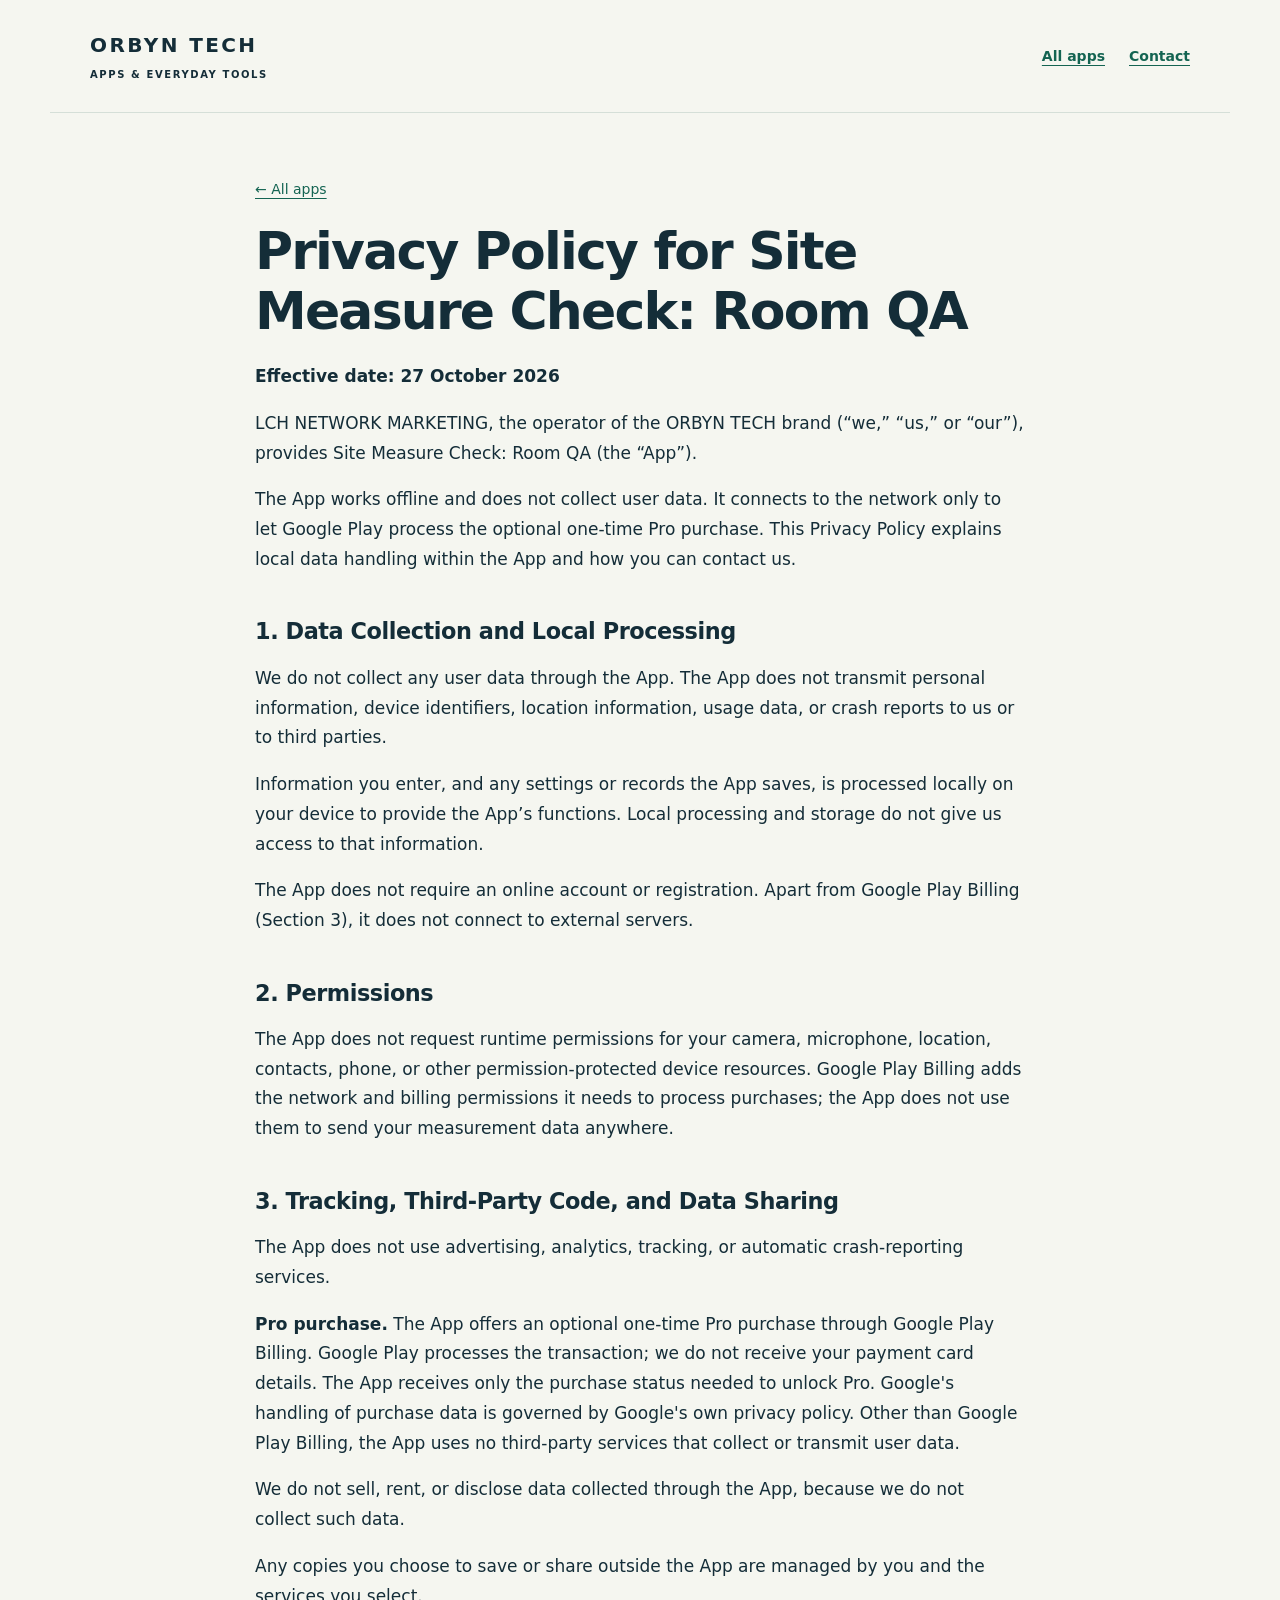
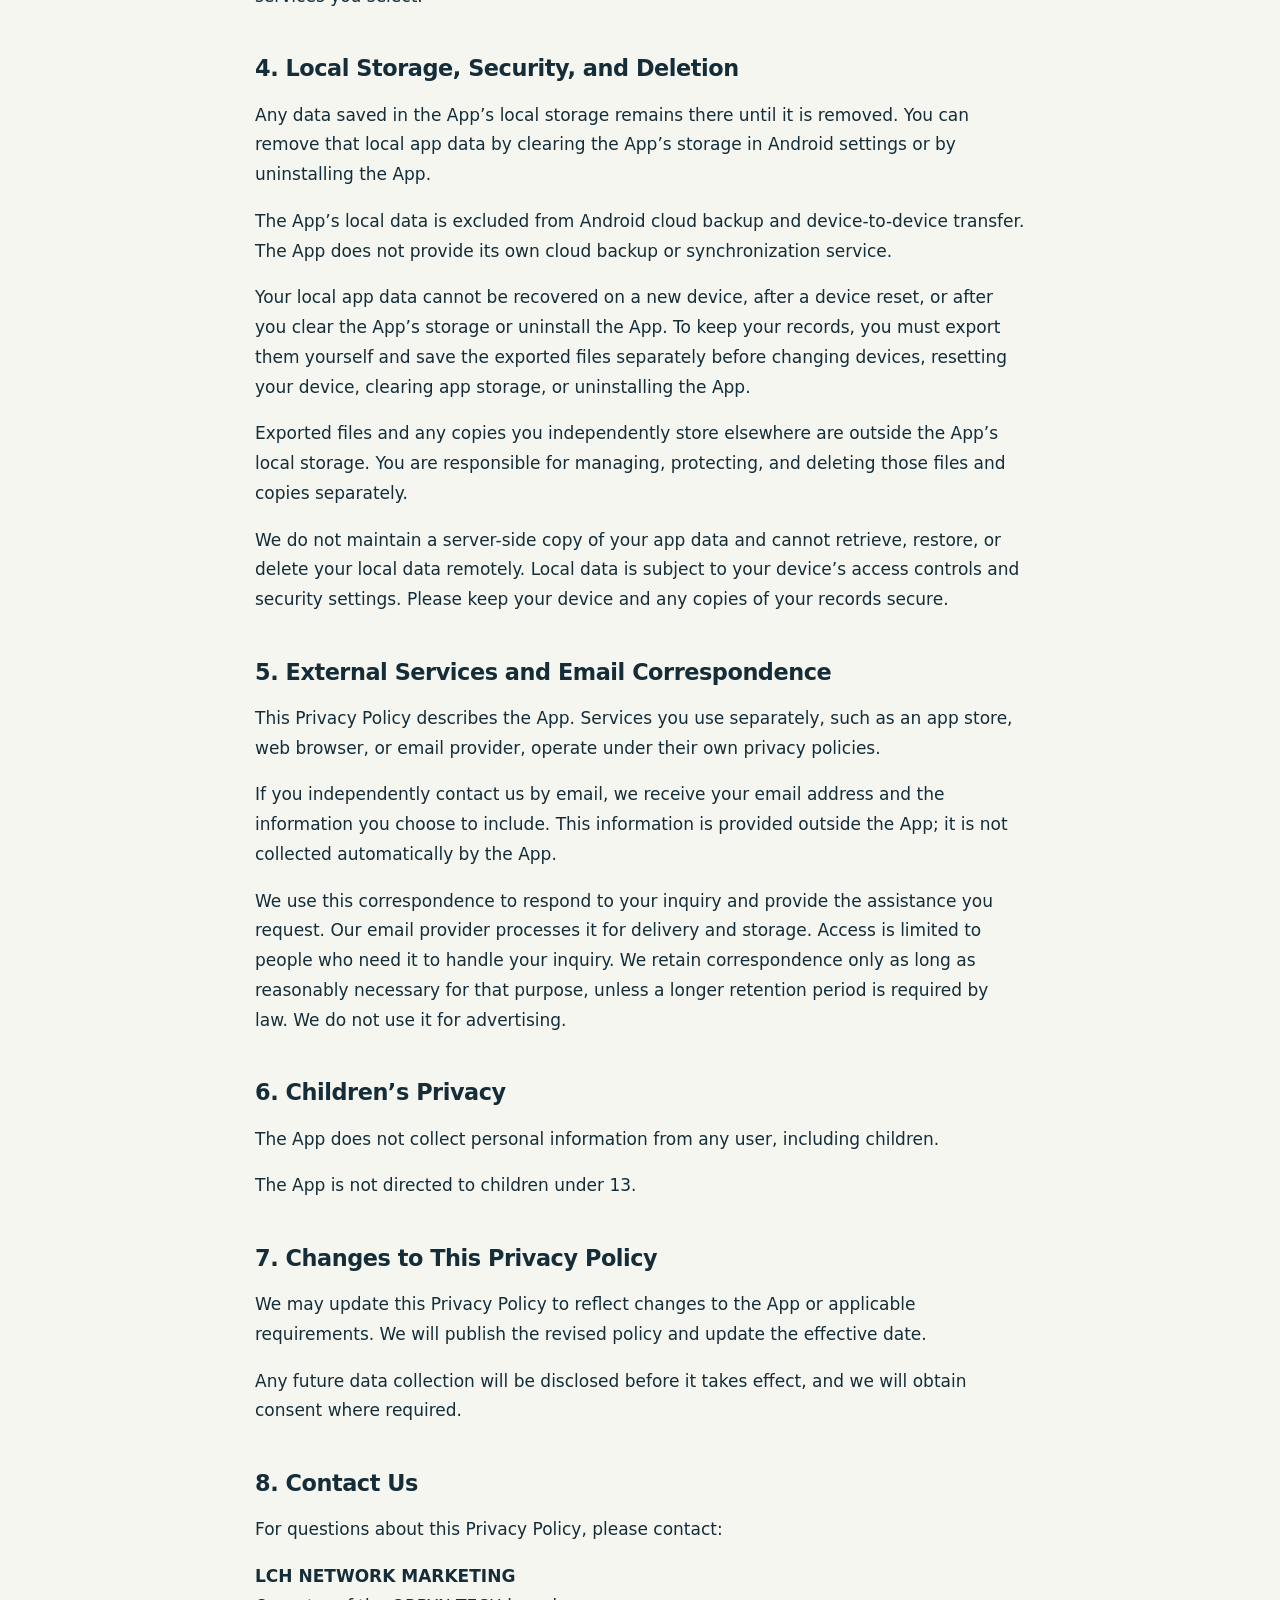
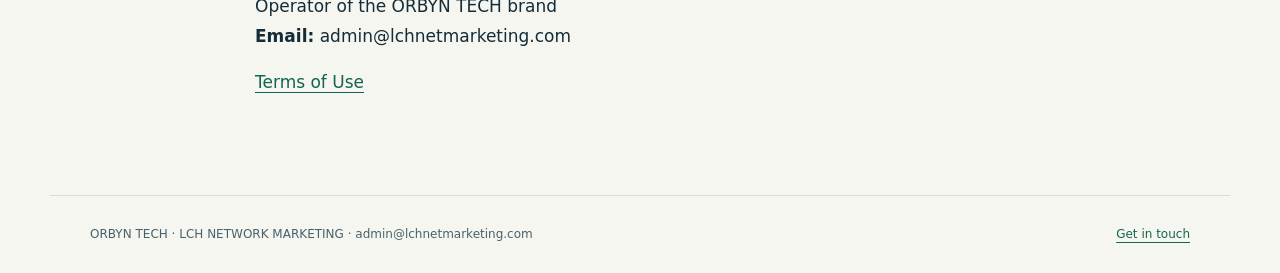
<file: site-measure-check/privacy/index.html>
<!doctype html>
<html lang="en">
<head>
<meta charset="utf-8">
<meta name="viewport" content="width=device-width, initial-scale=1">
<title>Privacy Policy for Site Measure Check: Room QA | ORBYN TECH</title>
<meta name="description" content="Privacy policy for Site Measure Check: Room QA: offline processing, permissions, local storage, deletion and email correspondence.">
<link rel="canonical" href="https://apps.lchnetmarketing.com/site-measure-check/privacy/">
<link rel="stylesheet" href="/assets/site.css">
<script type="application/ld+json">{"@context": "https://schema.org", "@type": "WebPage", "name": "Privacy Policy for Site Measure Check: Room QA", "description": "Privacy policy for Site Measure Check: Room QA: offline processing, permissions, local storage, deletion and email correspondence.", "url": "https://apps.lchnetmarketing.com/site-measure-check/privacy/", "inLanguage": "en", "datePublished": "2026-10-19", "dateModified": "2026-10-27", "publisher": {"@type": "Organization", "name": "ORBYN TECH (LCH NETWORK MARKETING)"}}</script>
</head>
<body>
<a class="skip" href="#main">Skip to content</a>
<header class="site-header"><a class="brand" href="/">ORBYN TECH<span>APPS &amp; EVERYDAY TOOLS</span></a><nav aria-label="Main navigation"><a href="/">All apps</a><a href="mailto:admin@lchnetmarketing.com">Contact</a></nav></header>
<main id="main" class="policy">
<p class="back"><a href="/">← All apps</a></p>
<article id="policy-body">
<h1>Privacy Policy for Site Measure Check: Room QA</h1>
<p><strong>Effective date: 27 October 2026</strong></p>
<p>LCH NETWORK MARKETING, the operator of the ORBYN TECH brand (“we,” “us,” or “our”), provides Site Measure Check: Room QA (the “App”).</p>
<p>The App works offline and does not collect user data. It connects to the network only to let Google Play process the optional one-time Pro purchase. This Privacy Policy explains local data handling within the App and how you can contact us.</p>
<h2>1. Data Collection and Local Processing</h2>
<p>We do not collect any user data through the App. The App does not transmit personal information, device identifiers, location information, usage data, or crash reports to us or to third parties.</p>
<p>Information you enter, and any settings or records the App saves, is processed locally on your device to provide the App’s functions. Local processing and storage do not give us access to that information.</p>
<p>The App does not require an online account or registration. Apart from Google Play Billing (Section 3), it does not connect to external servers.</p>
<h2>2. Permissions</h2>
<p>The App does not request runtime permissions for your camera, microphone, location, contacts, phone, or other permission-protected device resources. Google Play Billing adds the network and billing permissions it needs to process purchases; the App does not use them to send your measurement data anywhere.</p>
<h2>3. Tracking, Third-Party Code, and Data Sharing</h2>
<p>The App does not use advertising, analytics, tracking, or automatic crash-reporting services.</p>
<p><strong>Pro purchase.</strong> The App offers an optional one-time Pro purchase through Google Play Billing. Google Play processes the transaction; we do not receive your payment card details. The App receives only the purchase status needed to unlock Pro. Google's handling of purchase data is governed by Google's own privacy policy. Other than Google Play Billing, the App uses no third-party services that collect or transmit user data.</p>
<p>We do not sell, rent, or disclose data collected through the App, because we do not collect such data.</p>
<p>Any copies you choose to save or share outside the App are managed by you and the services you select.</p>
<h2>4. Local Storage, Security, and Deletion</h2>
<p>Any data saved in the App’s local storage remains there until it is removed. You can remove that local app data by clearing the App’s storage in Android settings or by uninstalling the App.</p>
<p>The App’s local data is excluded from Android cloud backup and device-to-device transfer. The App does not provide its own cloud backup or synchronization service.</p>
<p>Your local app data cannot be recovered on a new device, after a device reset, or after you clear the App’s storage or uninstall the App. To keep your records, you must export them yourself and save the exported files separately before changing devices, resetting your device, clearing app storage, or uninstalling the App.</p>
<p>Exported files and any copies you independently store elsewhere are outside the App’s local storage. You are responsible for managing, protecting, and deleting those files and copies separately.</p>
<p>We do not maintain a server-side copy of your app data and cannot retrieve, restore, or delete your local data remotely. Local data is subject to your device’s access controls and security settings. Please keep your device and any copies of your records secure.</p>
<h2>5. External Services and Email Correspondence</h2>
<p>This Privacy Policy describes the App. Services you use separately, such as an app store, web browser, or email provider, operate under their own privacy policies.</p>
<p>If you independently contact us by email, we receive your email address and the information you choose to include. This information is provided outside the App; it is not collected automatically by the App.</p>
<p>We use this correspondence to respond to your inquiry and provide the assistance you request. Our email provider processes it for delivery and storage. Access is limited to people who need it to handle your inquiry. We retain correspondence only as long as reasonably necessary for that purpose, unless a longer retention period is required by law. We do not use it for advertising.</p>
<h2>6. Children’s Privacy</h2>
<p>The App does not collect personal information from any user, including children.</p>
<p>The App is not directed to children under 13.</p>
<h2>7. Changes to This Privacy Policy</h2>
<p>We may update this Privacy Policy to reflect changes to the App or applicable requirements. We will publish the revised policy and update the effective date.</p>
<p>Any future data collection will be disclosed before it takes effect, and we will obtain consent where required.</p>
<h2>8. Contact Us</h2>
<p>For questions about this Privacy Policy, please contact:</p>
<p><strong>LCH NETWORK MARKETING</strong><br />
Operator of the ORBYN TECH brand<br />
<strong>Email:</strong> admin@lchnetmarketing.com</p>
</article>
<p><a href="/site-measure-check/terms/">Terms of Use</a></p></main>
<footer><p>ORBYN TECH · LCH NETWORK MARKETING · admin@lchnetmarketing.com</p><a href="mailto:admin@lchnetmarketing.com">Get in touch</a></footer>
</body>
</html>
</file>
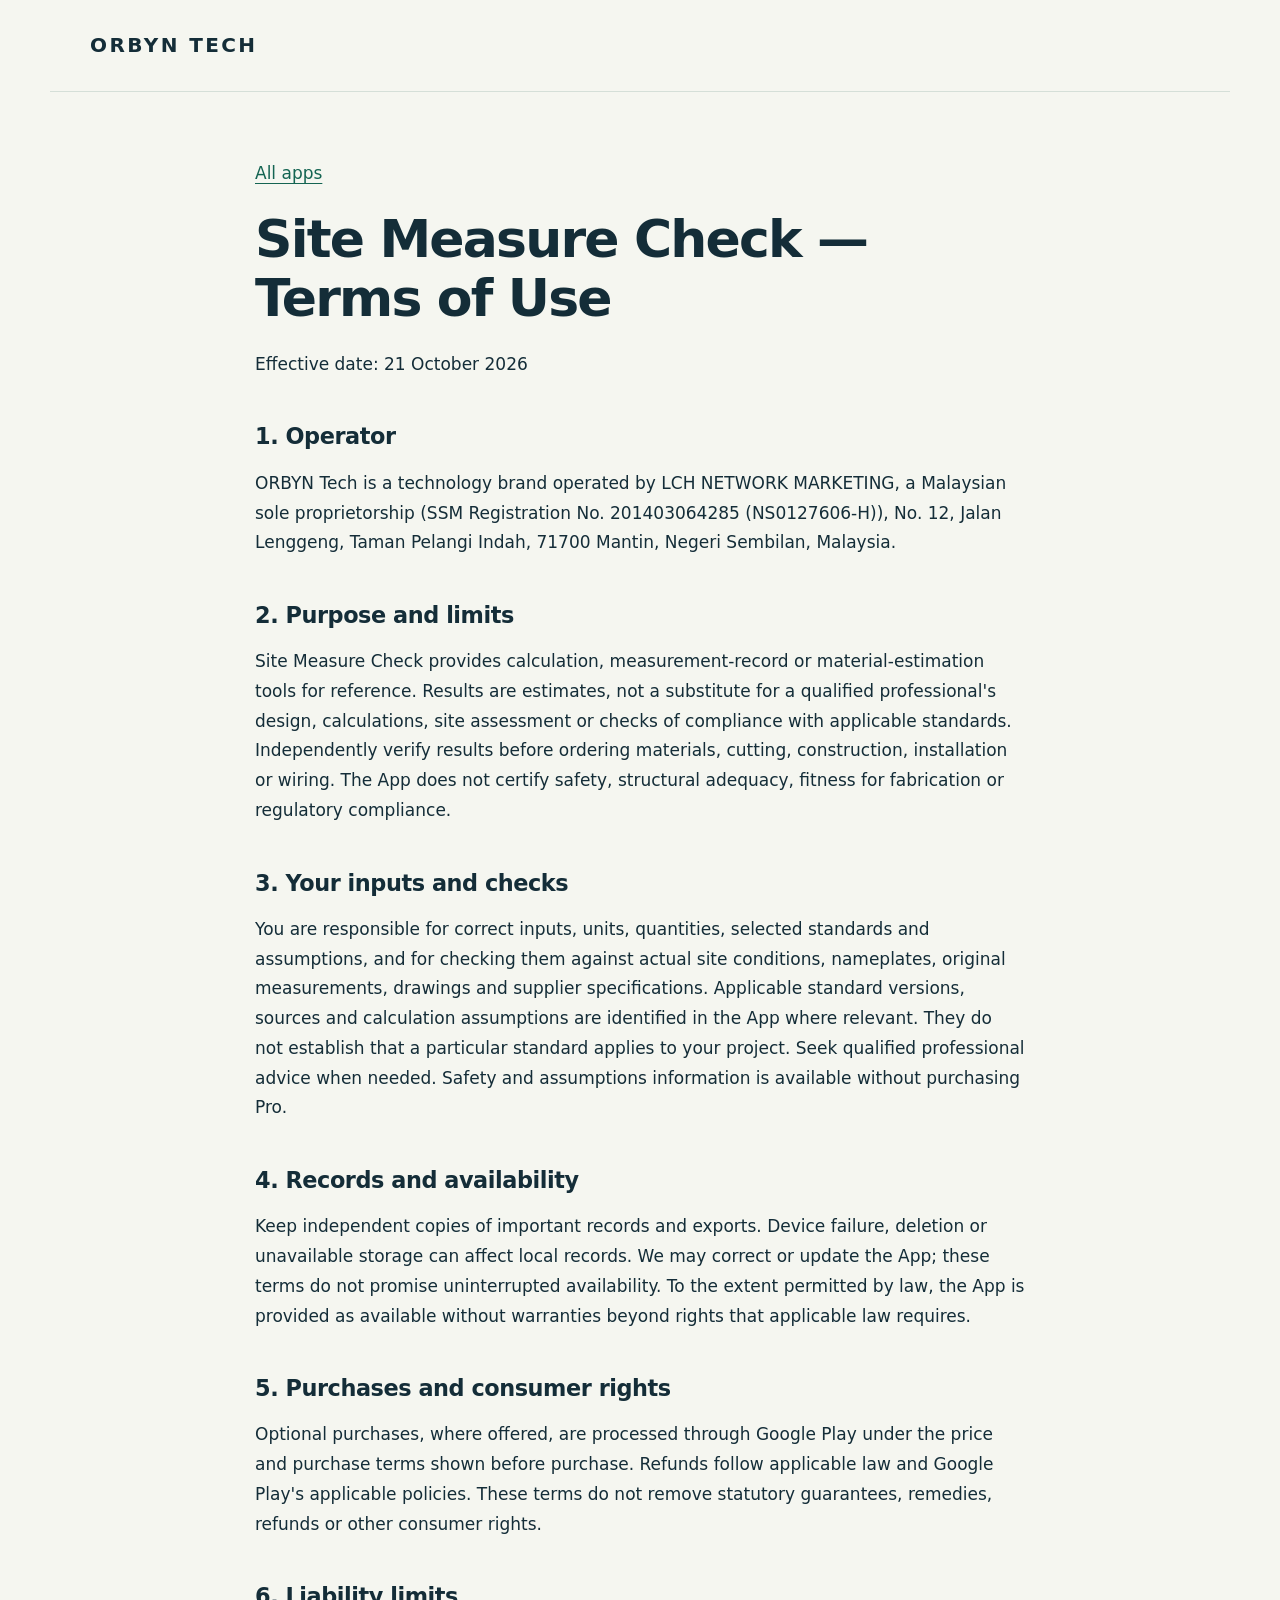
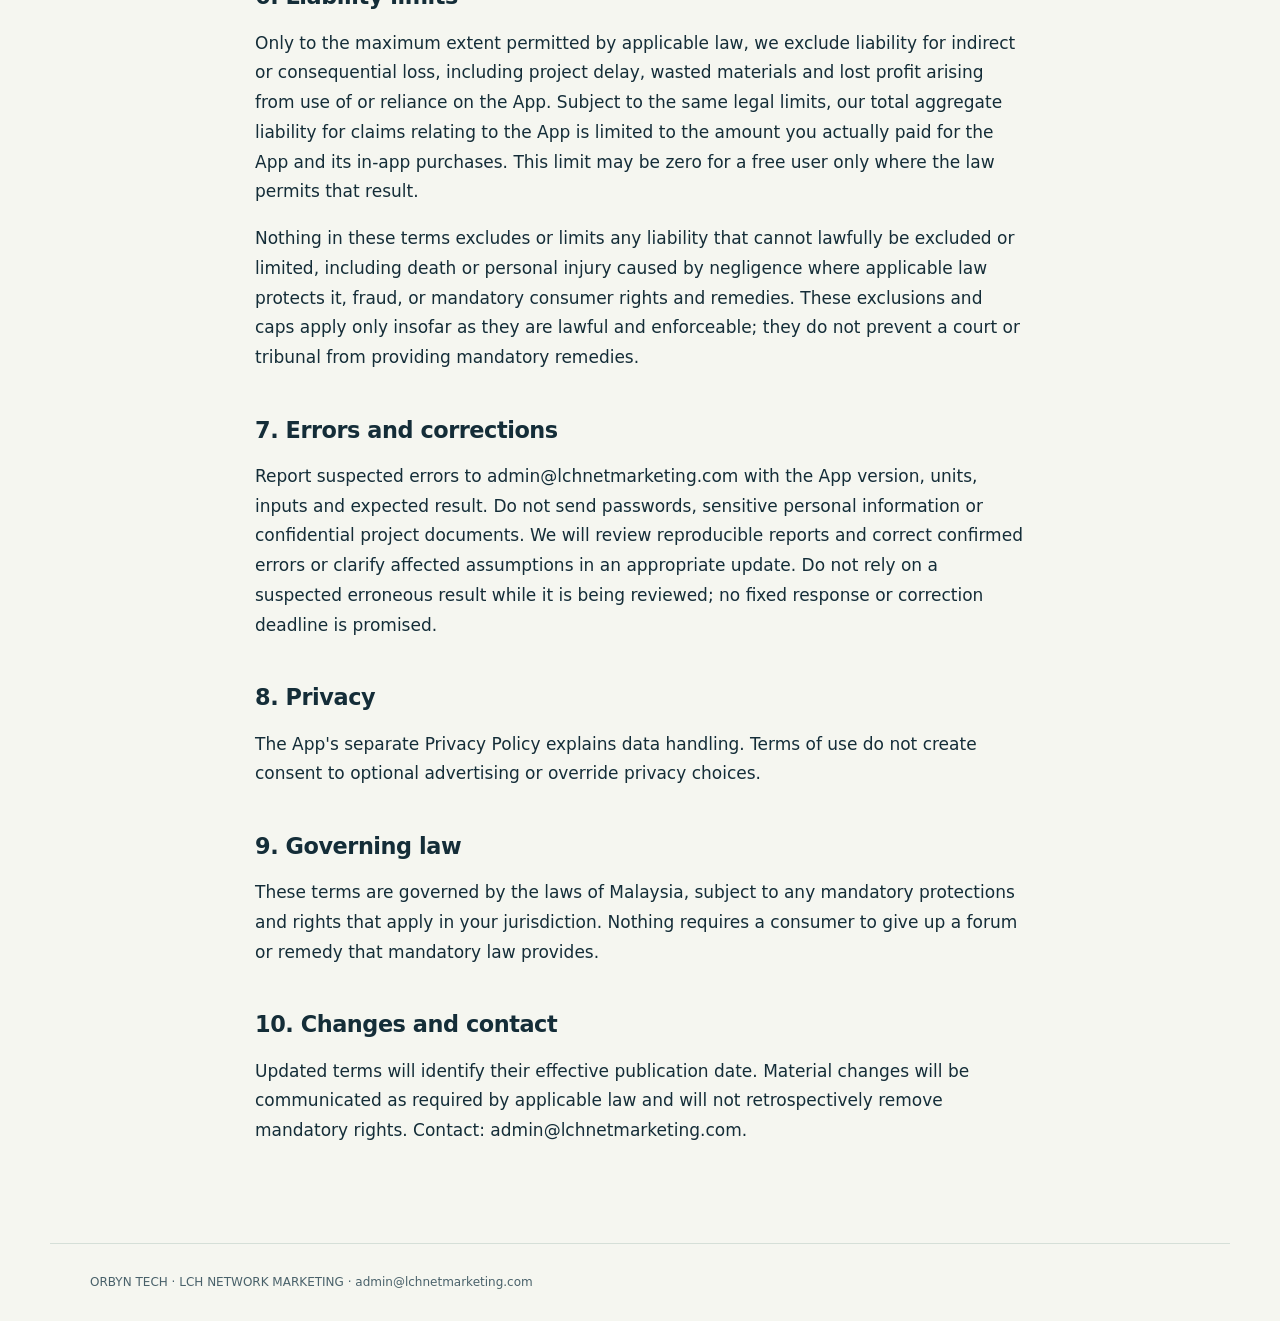
<file: site-measure-check/terms/index.html>
<!doctype html><html lang="en"><head><meta charset="utf-8"><meta name="viewport" content="width=device-width, initial-scale=1">
<title>Site Measure Check — Terms of Use | ORBYN TECH</title>
<meta name="description" content="Terms, estimation limits, independent verification, consumer rights and error reporting.">
<link rel="canonical" href="https://apps.lchnetmarketing.com/site-measure-check/terms/"><link rel="stylesheet" href="/assets/site.css">
<script type="application/ld+json">{"@context": "https://schema.org", "@type": "WebPage", "name": "Site Measure Check \u2014 Terms of Use", "url": "https://apps.lchnetmarketing.com/site-measure-check/terms/", "inLanguage": "en"}</script></head>
<body><a class="skip" href="#main">Skip to content</a><header class="site-header"><a class="brand" href="/">ORBYN TECH</a></header>
<main id="main" class="policy"><p><a href="/">All apps</a></p><article id="policy-body"><h1>Site Measure Check — Terms of Use</h1>
<p>Effective date: 21 October 2026</p>
<h2>1. Operator</h2>
<p>ORBYN Tech is a technology brand operated by LCH NETWORK MARKETING, a Malaysian sole proprietorship (SSM Registration No. 201403064285 (NS0127606-H)), No. 12, Jalan Lenggeng, Taman Pelangi Indah, 71700 Mantin, Negeri Sembilan, Malaysia.</p>
<h2>2. Purpose and limits</h2>
<p>Site Measure Check provides calculation, measurement-record or material-estimation tools for reference. Results are estimates, not a substitute for a qualified professional&#x27;s design, calculations, site assessment or checks of compliance with applicable standards. Independently verify results before ordering materials, cutting, construction, installation or wiring. The App does not certify safety, structural adequacy, fitness for fabrication or regulatory compliance.</p>
<h2>3. Your inputs and checks</h2>
<p>You are responsible for correct inputs, units, quantities, selected standards and assumptions, and for checking them against actual site conditions, nameplates, original measurements, drawings and supplier specifications. Applicable standard versions, sources and calculation assumptions are identified in the App where relevant. They do not establish that a particular standard applies to your project. Seek qualified professional advice when needed. Safety and assumptions information is available without purchasing Pro.</p>
<h2>4. Records and availability</h2>
<p>Keep independent copies of important records and exports. Device failure, deletion or unavailable storage can affect local records. We may correct or update the App; these terms do not promise uninterrupted availability. To the extent permitted by law, the App is provided as available without warranties beyond rights that applicable law requires.</p>
<h2>5. Purchases and consumer rights</h2>
<p>Optional purchases, where offered, are processed through Google Play under the price and purchase terms shown before purchase. Refunds follow applicable law and Google Play&#x27;s applicable policies. These terms do not remove statutory guarantees, remedies, refunds or other consumer rights.</p>
<h2>6. Liability limits</h2>
<p>Only to the maximum extent permitted by applicable law, we exclude liability for indirect or consequential loss, including project delay, wasted materials and lost profit arising from use of or reliance on the App. Subject to the same legal limits, our total aggregate liability for claims relating to the App is limited to the amount you actually paid for the App and its in-app purchases. This limit may be zero for a free user only where the law permits that result.</p>
<p>Nothing in these terms excludes or limits any liability that cannot lawfully be excluded or limited, including death or personal injury caused by negligence where applicable law protects it, fraud, or mandatory consumer rights and remedies. These exclusions and caps apply only insofar as they are lawful and enforceable; they do not prevent a court or tribunal from providing mandatory remedies.</p>
<h2>7. Errors and corrections</h2>
<p>Report suspected errors to admin@lchnetmarketing.com with the App version, units, inputs and expected result. Do not send passwords, sensitive personal information or confidential project documents. We will review reproducible reports and correct confirmed errors or clarify affected assumptions in an appropriate update. Do not rely on a suspected erroneous result while it is being reviewed; no fixed response or correction deadline is promised.</p>
<h2>8. Privacy</h2>
<p>The App&#x27;s separate Privacy Policy explains data handling. Terms of use do not create consent to optional advertising or override privacy choices.</p>
<h2>9. Governing law</h2>
<p>These terms are governed by the laws of Malaysia, subject to any mandatory protections and rights that apply in your jurisdiction. Nothing requires a consumer to give up a forum or remedy that mandatory law provides.</p>
<h2>10. Changes and contact</h2>
<p>Updated terms will identify their effective publication date. Material changes will be communicated as required by applicable law and will not retrospectively remove mandatory rights. Contact: admin@lchnetmarketing.com.</p></article></main>
<footer>ORBYN TECH · LCH NETWORK MARKETING · admin@lchnetmarketing.com</footer></body></html>
</file>
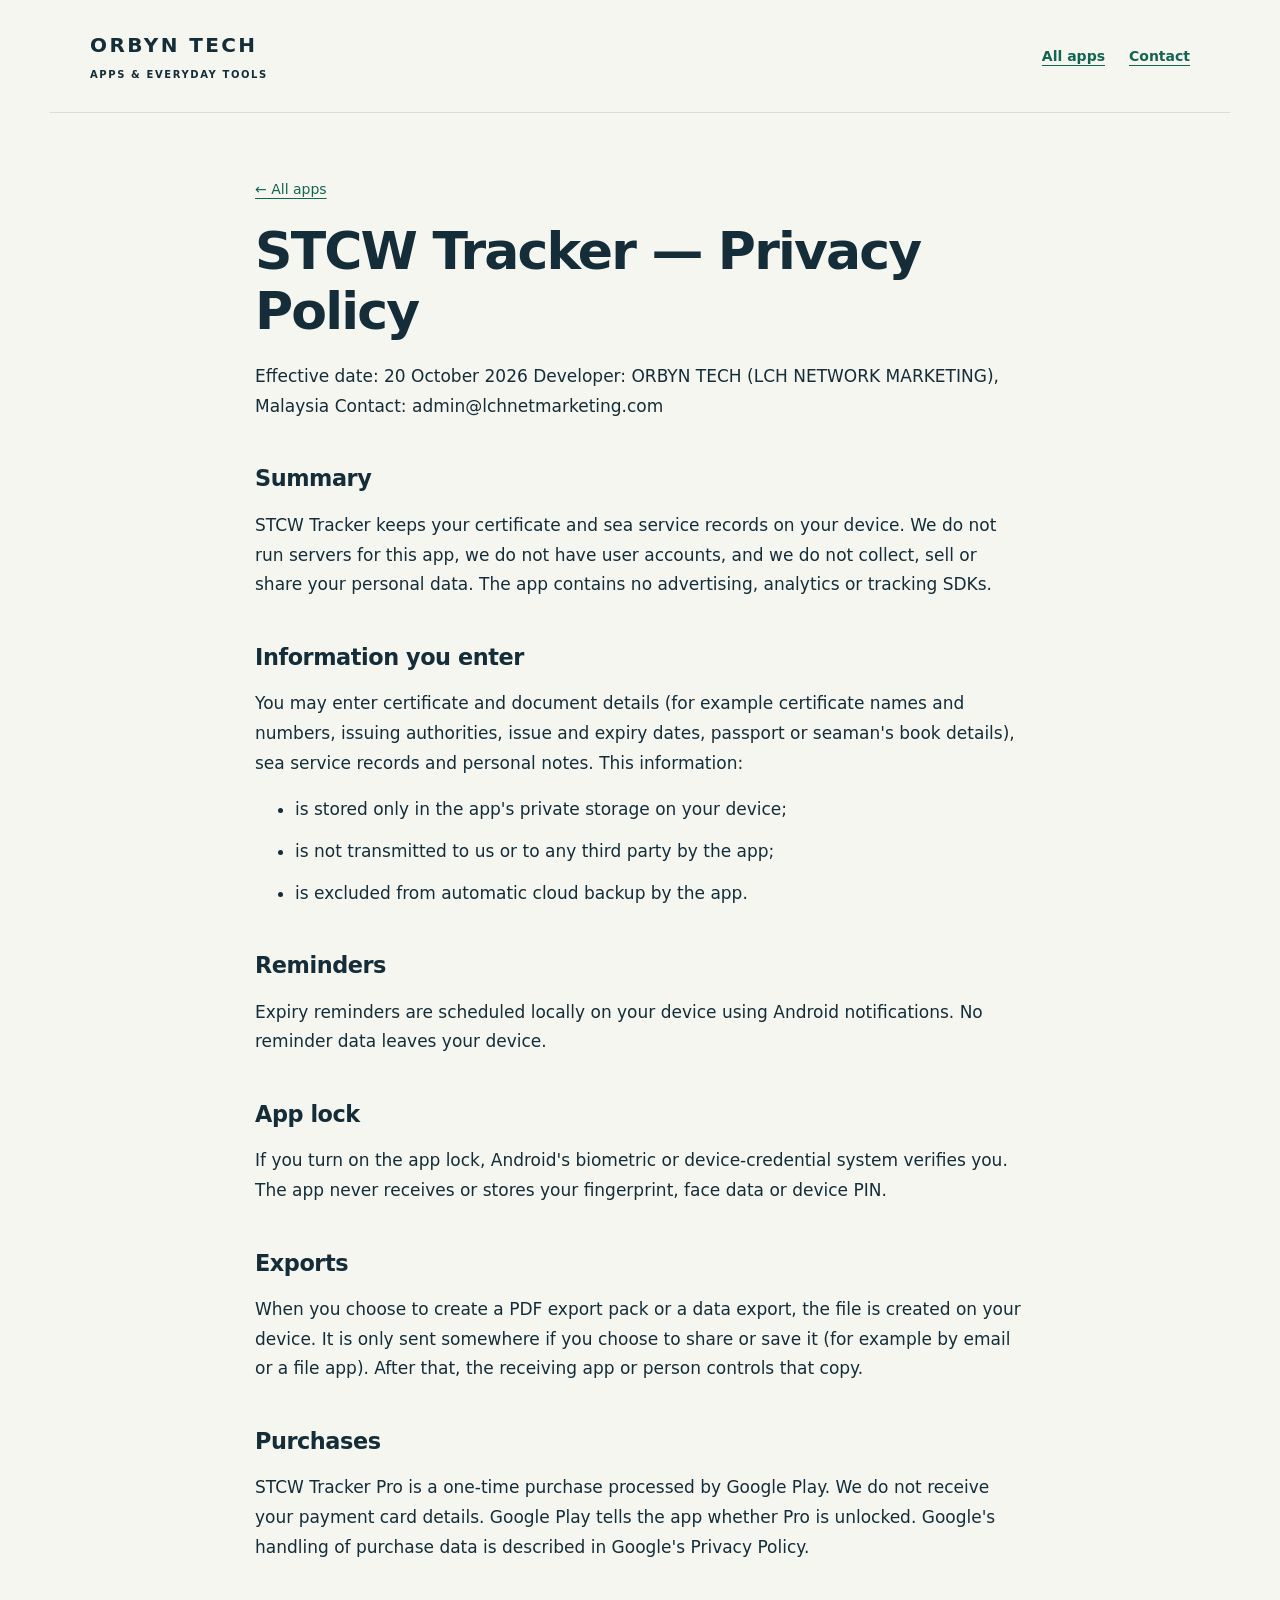
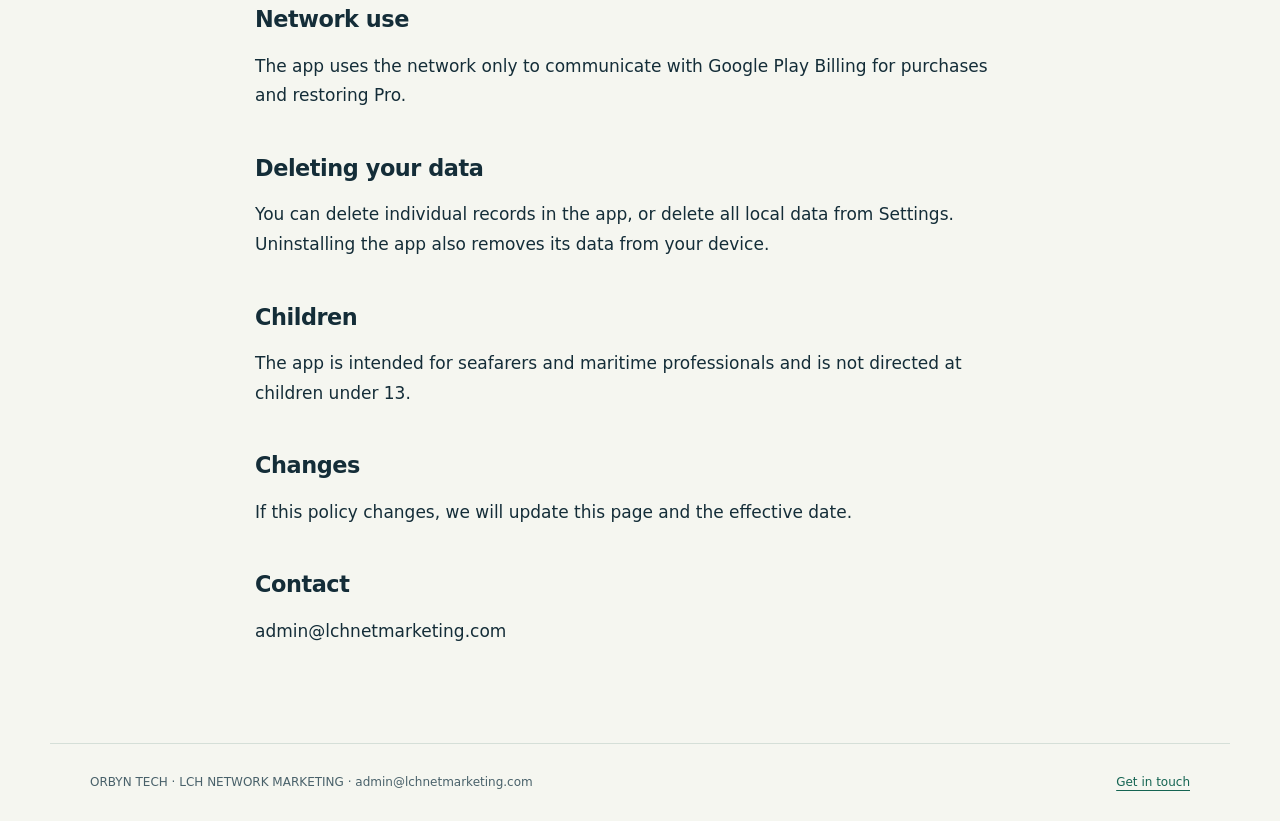
<file: stcw-tracker/privacy/index.html>
<!doctype html>
<html lang="en">
<head>
<meta charset="utf-8">
<meta name="viewport" content="width=device-width, initial-scale=1">
<title>STCW Tracker — Privacy Policy | ORBYN TECH</title>
<meta name="description" content="How STCW Tracker stores certificate and sea service records locally, handles purchases and lets you delete your data.">
<link rel="canonical" href="https://apps.lchnetmarketing.com/stcw-tracker/privacy/">
<link rel="stylesheet" href="/assets/site.css">
<script type="application/ld+json">{"@context": "https://schema.org", "@type": "WebPage", "name": "STCW Tracker — Privacy Policy", "description": "How STCW Tracker stores certificate and sea service records locally, handles purchases and lets you delete your data.", "url": "https://apps.lchnetmarketing.com/stcw-tracker/privacy/", "inLanguage": "en", "datePublished": "2026-10-20", "publisher": {"@type": "Organization", "name": "ORBYN TECH (LCH NETWORK MARKETING)"}}</script>
</head>
<body>
<a class="skip" href="#main">Skip to content</a>
<header class="site-header"><a class="brand" href="/">ORBYN TECH<span>APPS &amp; EVERYDAY TOOLS</span></a><nav aria-label="Main navigation"><a href="/">All apps</a><a href="mailto:admin@lchnetmarketing.com">Contact</a></nav></header>
<main id="main" class="policy">
<p class="back"><a href="/">← All apps</a></p>
<article id="policy-body">
<h1>STCW Tracker — Privacy Policy</h1>
<p>Effective date: 20 October 2026
Developer: ORBYN TECH (LCH NETWORK MARKETING), Malaysia
Contact: admin@lchnetmarketing.com</p>
<h2>Summary</h2>
<p>STCW Tracker keeps your certificate and sea service records on your device. We do not run servers for this app, we do not have user accounts, and we do not collect, sell or share your personal data. The app contains no advertising, analytics or tracking SDKs.</p>
<h2>Information you enter</h2>
<p>You may enter certificate and document details (for example certificate names and numbers, issuing authorities, issue and expiry dates, passport or seaman's book details), sea service records and personal notes. This information:</p>
<ul>
<li>is stored only in the app's private storage on your device;</li>
<li>is not transmitted to us or to any third party by the app;</li>
<li>is excluded from automatic cloud backup by the app.</li>
</ul>
<h2>Reminders</h2>
<p>Expiry reminders are scheduled locally on your device using Android notifications. No reminder data leaves your device.</p>
<h2>App lock</h2>
<p>If you turn on the app lock, Android's biometric or device-credential system verifies you. The app never receives or stores your fingerprint, face data or device PIN.</p>
<h2>Exports</h2>
<p>When you choose to create a PDF export pack or a data export, the file is created on your device. It is only sent somewhere if you choose to share or save it (for example by email or a file app). After that, the receiving app or person controls that copy.</p>
<h2>Purchases</h2>
<p>STCW Tracker Pro is a one-time purchase processed by Google Play. We do not receive your payment card details. Google Play tells the app whether Pro is unlocked. Google's handling of purchase data is described in Google's Privacy Policy.</p>
<h2>Network use</h2>
<p>The app uses the network only to communicate with Google Play Billing for purchases and restoring Pro.</p>
<h2>Deleting your data</h2>
<p>You can delete individual records in the app, or delete all local data from Settings. Uninstalling the app also removes its data from your device.</p>
<h2>Children</h2>
<p>The app is intended for seafarers and maritime professionals and is not directed at children under 13.</p>
<h2>Changes</h2>
<p>If this policy changes, we will update this page and the effective date.</p>
<h2>Contact</h2>
<p>admin@lchnetmarketing.com</p>
</article>
</main>
<footer><p>ORBYN TECH · LCH NETWORK MARKETING · admin@lchnetmarketing.com</p><a href="mailto:admin@lchnetmarketing.com">Get in touch</a></footer>
</body>
</html>
</file>
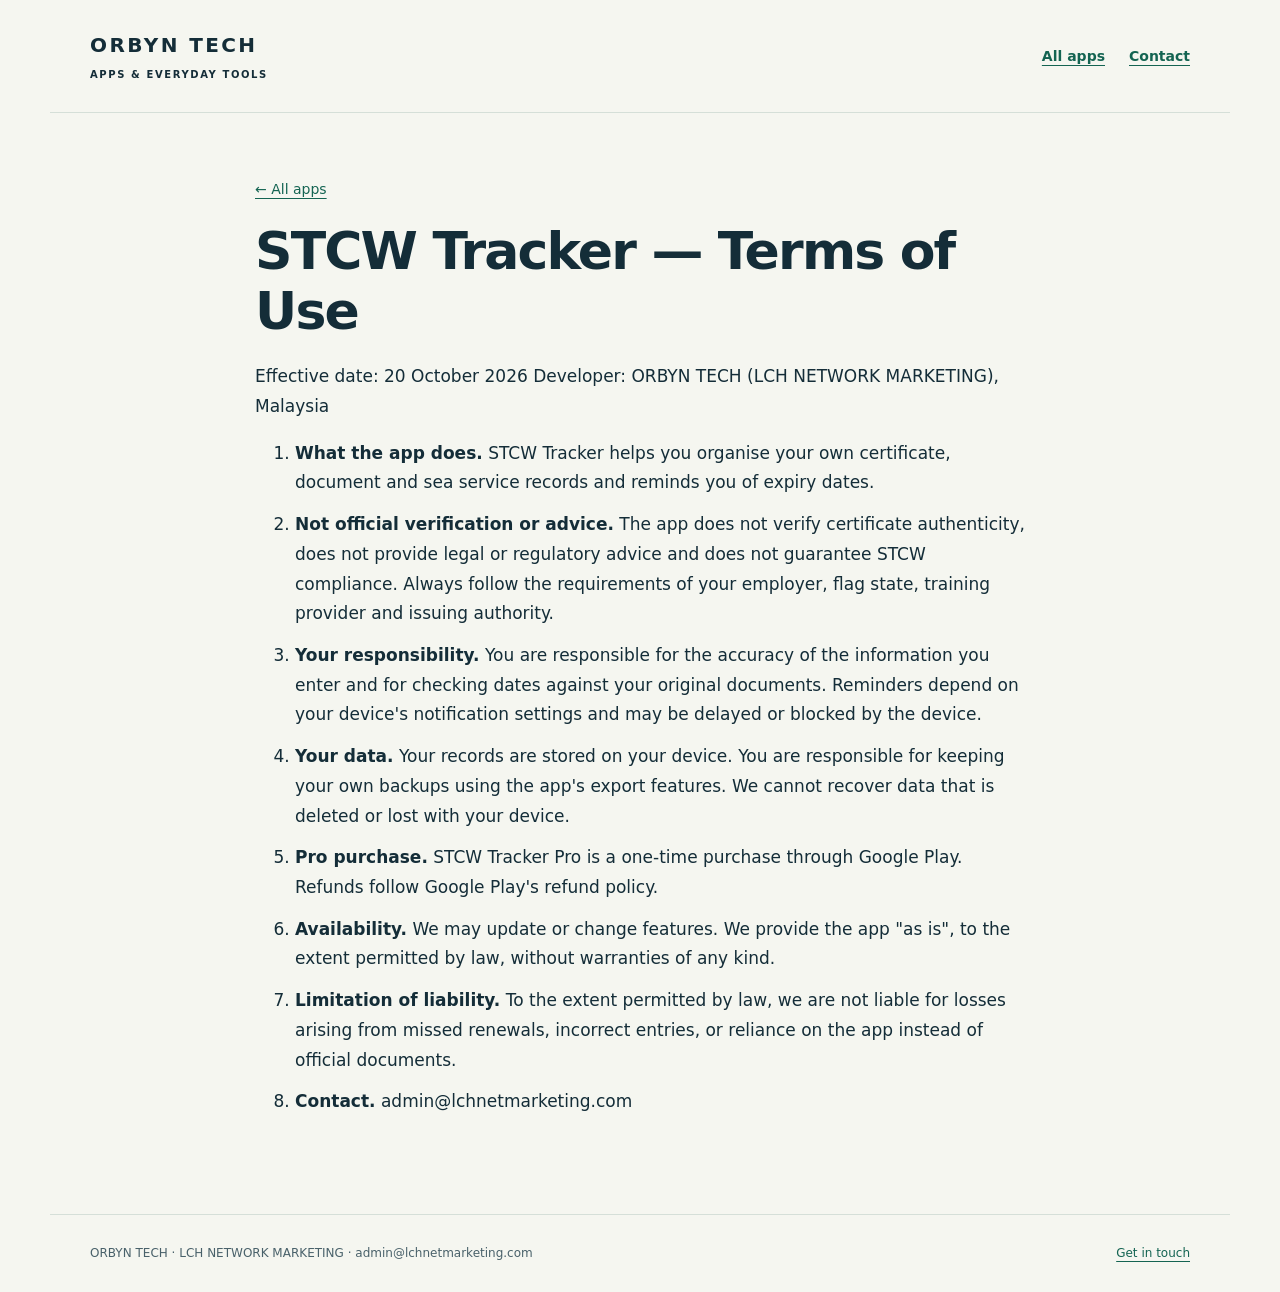
<file: stcw-tracker/terms/index.html>
<!doctype html>
<html lang="en">
<head>
<meta charset="utf-8">
<meta name="viewport" content="width=device-width, initial-scale=1">
<title>STCW Tracker — Terms of Use | ORBYN TECH</title>
<meta name="description" content="Terms for using STCW Tracker, including certificate records, reminders, local data, Pro purchases and user responsibilities.">
<link rel="canonical" href="https://apps.lchnetmarketing.com/stcw-tracker/terms/">
<link rel="stylesheet" href="/assets/site.css">
<script type="application/ld+json">{"@context": "https://schema.org", "@type": "WebPage", "name": "STCW Tracker — Terms of Use", "description": "Terms for using STCW Tracker, including certificate records, reminders, local data, Pro purchases and user responsibilities.", "url": "https://apps.lchnetmarketing.com/stcw-tracker/terms/", "inLanguage": "en", "datePublished": "2026-10-20", "publisher": {"@type": "Organization", "name": "ORBYN TECH (LCH NETWORK MARKETING)"}}</script>
</head>
<body>
<a class="skip" href="#main">Skip to content</a>
<header class="site-header"><a class="brand" href="/">ORBYN TECH<span>APPS &amp; EVERYDAY TOOLS</span></a><nav aria-label="Main navigation"><a href="/">All apps</a><a href="mailto:admin@lchnetmarketing.com">Contact</a></nav></header>
<main id="main" class="policy">
<p class="back"><a href="/">← All apps</a></p>
<article id="policy-body">
<h1>STCW Tracker — Terms of Use</h1>
<p>Effective date: 20 October 2026
Developer: ORBYN TECH (LCH NETWORK MARKETING), Malaysia</p>
<ol>
<li><strong>What the app does.</strong> STCW Tracker helps you organise your own certificate, document and sea service records and reminds you of expiry dates.</li>
<li><strong>Not official verification or advice.</strong> The app does not verify certificate authenticity, does not provide legal or regulatory advice and does not guarantee STCW compliance. Always follow the requirements of your employer, flag state, training provider and issuing authority.</li>
<li><strong>Your responsibility.</strong> You are responsible for the accuracy of the information you enter and for checking dates against your original documents. Reminders depend on your device's notification settings and may be delayed or blocked by the device.</li>
<li><strong>Your data.</strong> Your records are stored on your device. You are responsible for keeping your own backups using the app's export features. We cannot recover data that is deleted or lost with your device.</li>
<li><strong>Pro purchase.</strong> STCW Tracker Pro is a one-time purchase through Google Play. Refunds follow Google Play's refund policy.</li>
<li><strong>Availability.</strong> We may update or change features. We provide the app &quot;as is&quot;, to the extent permitted by law, without warranties of any kind.</li>
<li><strong>Limitation of liability.</strong> To the extent permitted by law, we are not liable for losses arising from missed renewals, incorrect entries, or reliance on the app instead of official documents.</li>
<li><strong>Contact.</strong> admin@lchnetmarketing.com</li>
</ol>
</article>
</main>
<footer><p>ORBYN TECH · LCH NETWORK MARKETING · admin@lchnetmarketing.com</p><a href="mailto:admin@lchnetmarketing.com">Get in touch</a></footer>
</body>
</html>
</file>
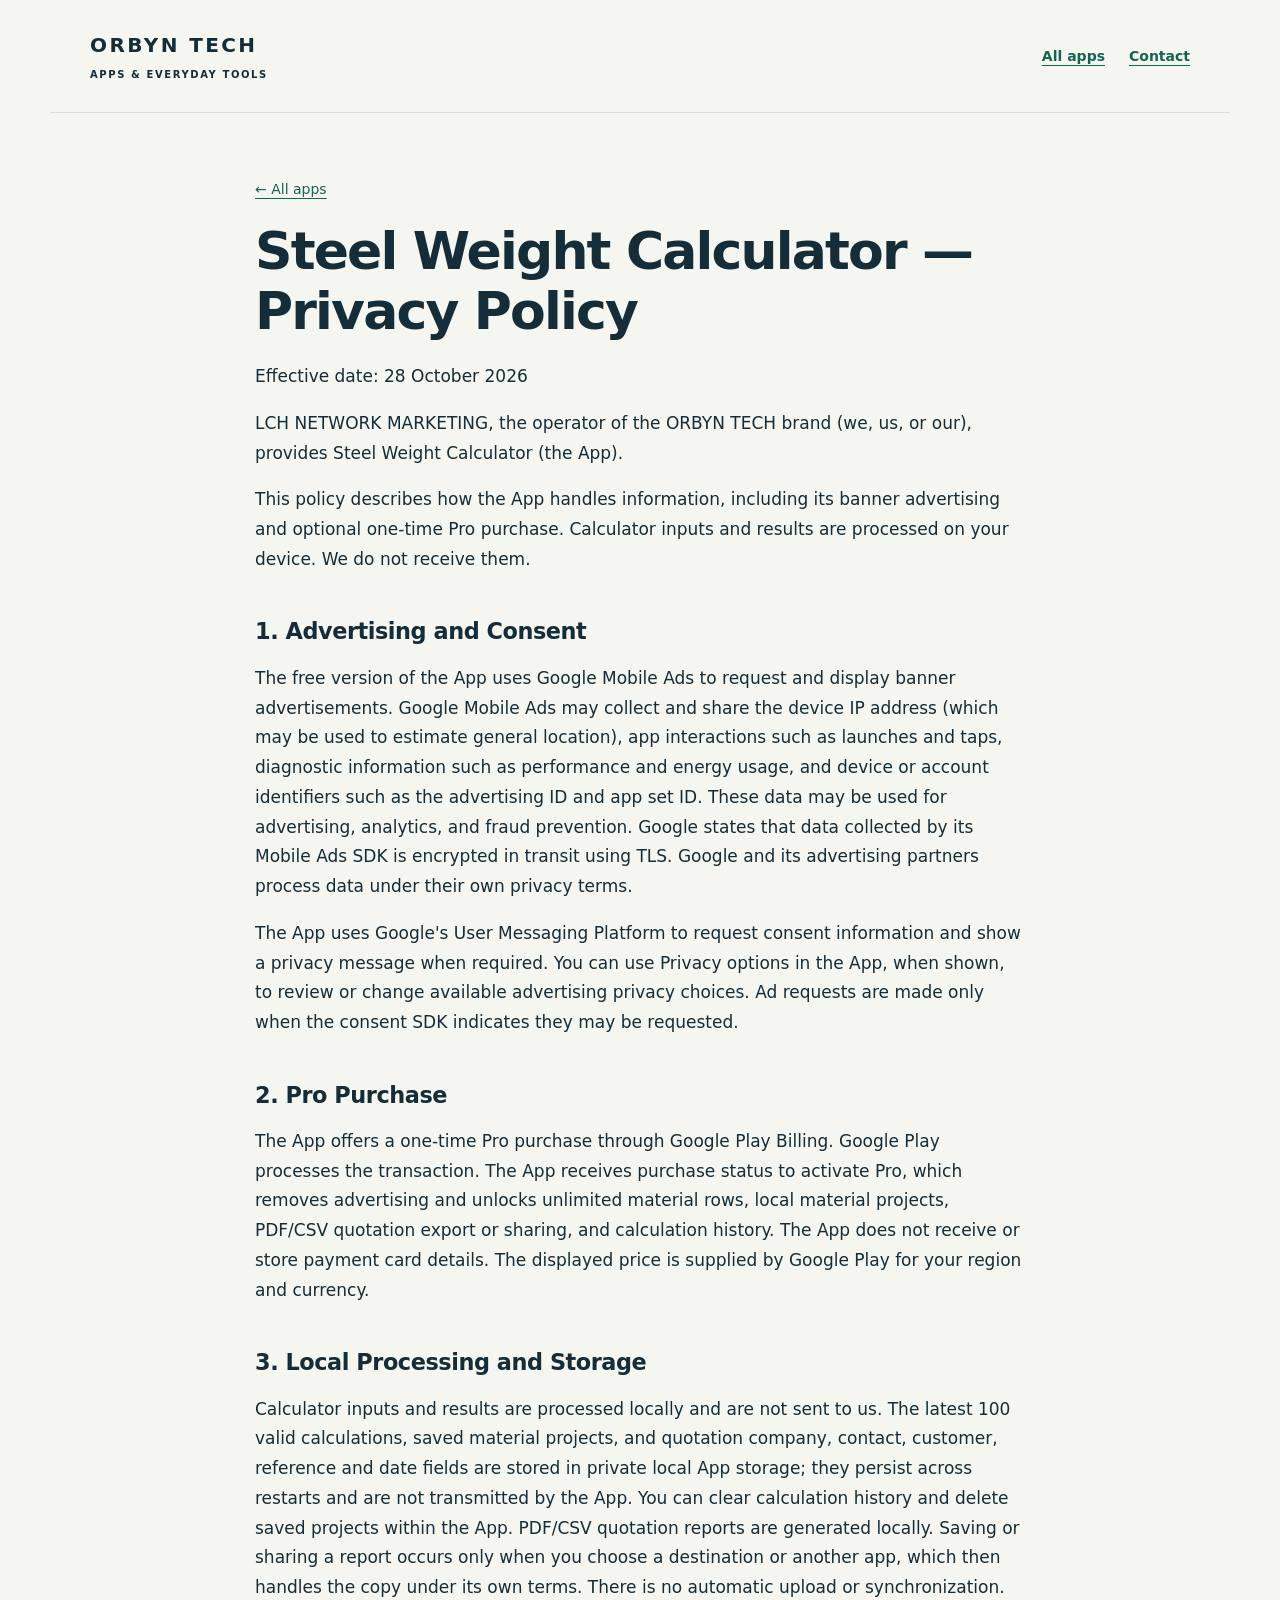
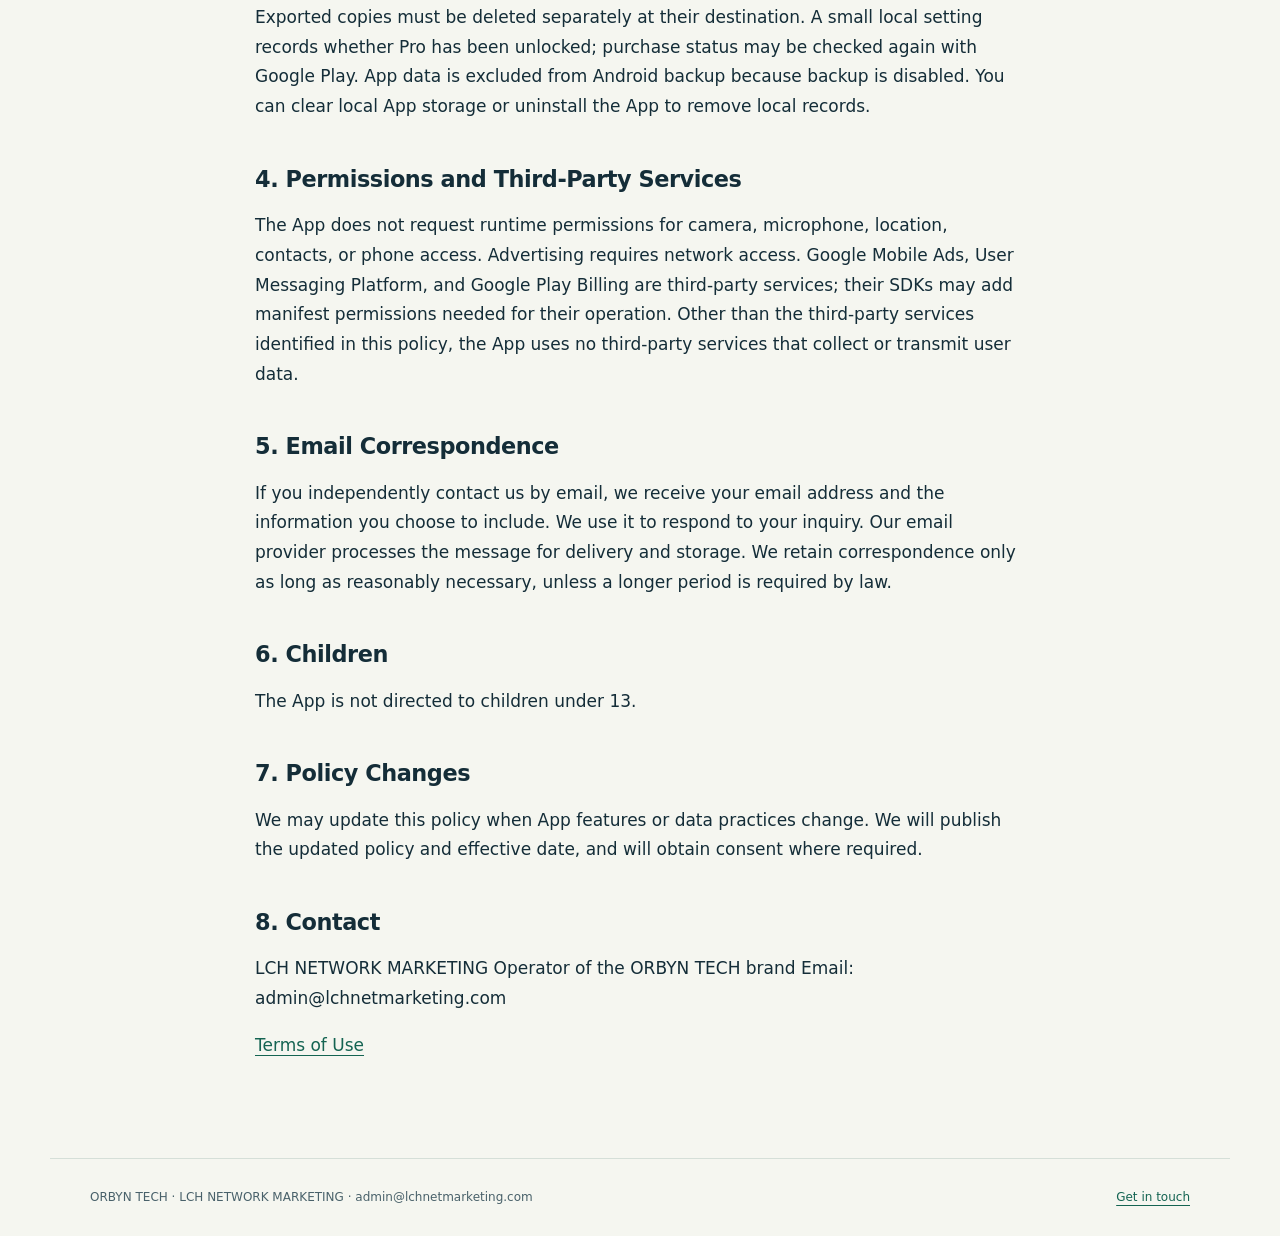
<file: steel-weight/privacy/index.html>
<!doctype html>
<html lang="en">
<head>
<meta charset="utf-8">
<meta name="viewport" content="width=device-width, initial-scale=1">
<title>Steel Weight Calculator — Privacy Policy | ORBYN TECH</title>
<meta name="description" content="How Steel Weight Calculator handles local calculations, advertising consent, Google Play purchases and PDF/CSV quotations.">
<link rel="canonical" href="https://apps.lchnetmarketing.com/steel-weight/privacy/">
<link rel="stylesheet" href="/assets/site.css">
<script type="application/ld+json">{"@context": "https://schema.org", "@type": "WebPage", "name": "Steel Weight Calculator — Privacy Policy", "url": "https://apps.lchnetmarketing.com/steel-weight/privacy/", "inLanguage": "en", "datePublished": "2026-10-28", "publisher": {"@type": "Organization", "name": "ORBYN TECH (LCH NETWORK MARKETING)"}}</script>
</head>
<body>
<a class="skip" href="#main">Skip to content</a>
<header class="site-header"><a class="brand" href="/">ORBYN TECH<span>APPS &amp; EVERYDAY TOOLS</span></a><nav aria-label="Main navigation"><a href="/">All apps</a><a href="mailto:admin@lchnetmarketing.com">Contact</a></nav></header>
<main id="main" class="policy">
<p class="back"><a href="/">← All apps</a></p>
<article id="policy-body">
<h1>Steel Weight Calculator — Privacy Policy</h1>
<p>Effective date: 28 October 2026</p>
<p>LCH NETWORK MARKETING, the operator of the ORBYN TECH brand (we, us, or our), provides Steel Weight Calculator (the App).</p>
<p>This policy describes how the App handles information, including its banner advertising and optional one-time Pro purchase. Calculator inputs and results are processed on your device. We do not receive them.</p>
<h2>1. Advertising and Consent</h2>
<p>The free version of the App uses Google Mobile Ads to request and display banner advertisements. Google Mobile Ads may collect and share the device IP address (which may be used to estimate general location), app interactions such as launches and taps, diagnostic information such as performance and energy usage, and device or account identifiers such as the advertising ID and app set ID. These data may be used for advertising, analytics, and fraud prevention. Google states that data collected by its Mobile Ads SDK is encrypted in transit using TLS. Google and its advertising partners process data under their own privacy terms.</p>
<p>The App uses Google&#x27;s User Messaging Platform to request consent information and show a privacy message when required. You can use Privacy options in the App, when shown, to review or change available advertising privacy choices. Ad requests are made only when the consent SDK indicates they may be requested.</p>
<h2>2. Pro Purchase</h2>
<p>The App offers a one-time Pro purchase through Google Play Billing. Google Play processes the transaction. The App receives purchase status to activate Pro, which removes advertising and unlocks unlimited material rows, local material projects, PDF/CSV quotation export or sharing, and calculation history. The App does not receive or store payment card details. The displayed price is supplied by Google Play for your region and currency.</p>
<h2>3. Local Processing and Storage</h2>
<p>Calculator inputs and results are processed locally and are not sent to us. The latest 100 valid calculations, saved material projects, and quotation company, contact, customer, reference and date fields are stored in private local App storage; they persist across restarts and are not transmitted by the App. You can clear calculation history and delete saved projects within the App. PDF/CSV quotation reports are generated locally. Saving or sharing a report occurs only when you choose a destination or another app, which then handles the copy under its own terms. There is no automatic upload or synchronization. Exported copies must be deleted separately at their destination. A small local setting records whether Pro has been unlocked; purchase status may be checked again with Google Play. App data is excluded from Android backup because backup is disabled. You can clear local App storage or uninstall the App to remove local records.</p>
<h2>4. Permissions and Third-Party Services</h2>
<p>The App does not request runtime permissions for camera, microphone, location, contacts, or phone access. Advertising requires network access. Google Mobile Ads, User Messaging Platform, and Google Play Billing are third-party services; their SDKs may add manifest permissions needed for their operation. Other than the third-party services identified in this policy, the App uses no third-party services that collect or transmit user data.</p>
<h2>5. Email Correspondence</h2>
<p>If you independently contact us by email, we receive your email address and the information you choose to include. We use it to respond to your inquiry. Our email provider processes the message for delivery and storage. We retain correspondence only as long as reasonably necessary, unless a longer period is required by law.</p>
<h2>6. Children</h2>
<p>The App is not directed to children under 13.</p>
<h2>7. Policy Changes</h2>
<p>We may update this policy when App features or data practices change. We will publish the updated policy and effective date, and will obtain consent where required.</p>
<h2>8. Contact</h2>
<p>LCH NETWORK MARKETING
Operator of the ORBYN TECH brand
Email: admin@lchnetmarketing.com</p>
</article>
<p><a href="/steel-weight/terms/">Terms of Use</a></p></main>
<footer><p>ORBYN TECH · LCH NETWORK MARKETING · admin@lchnetmarketing.com</p><a href="mailto:admin@lchnetmarketing.com">Get in touch</a></footer>
</body>
</html>
</file>
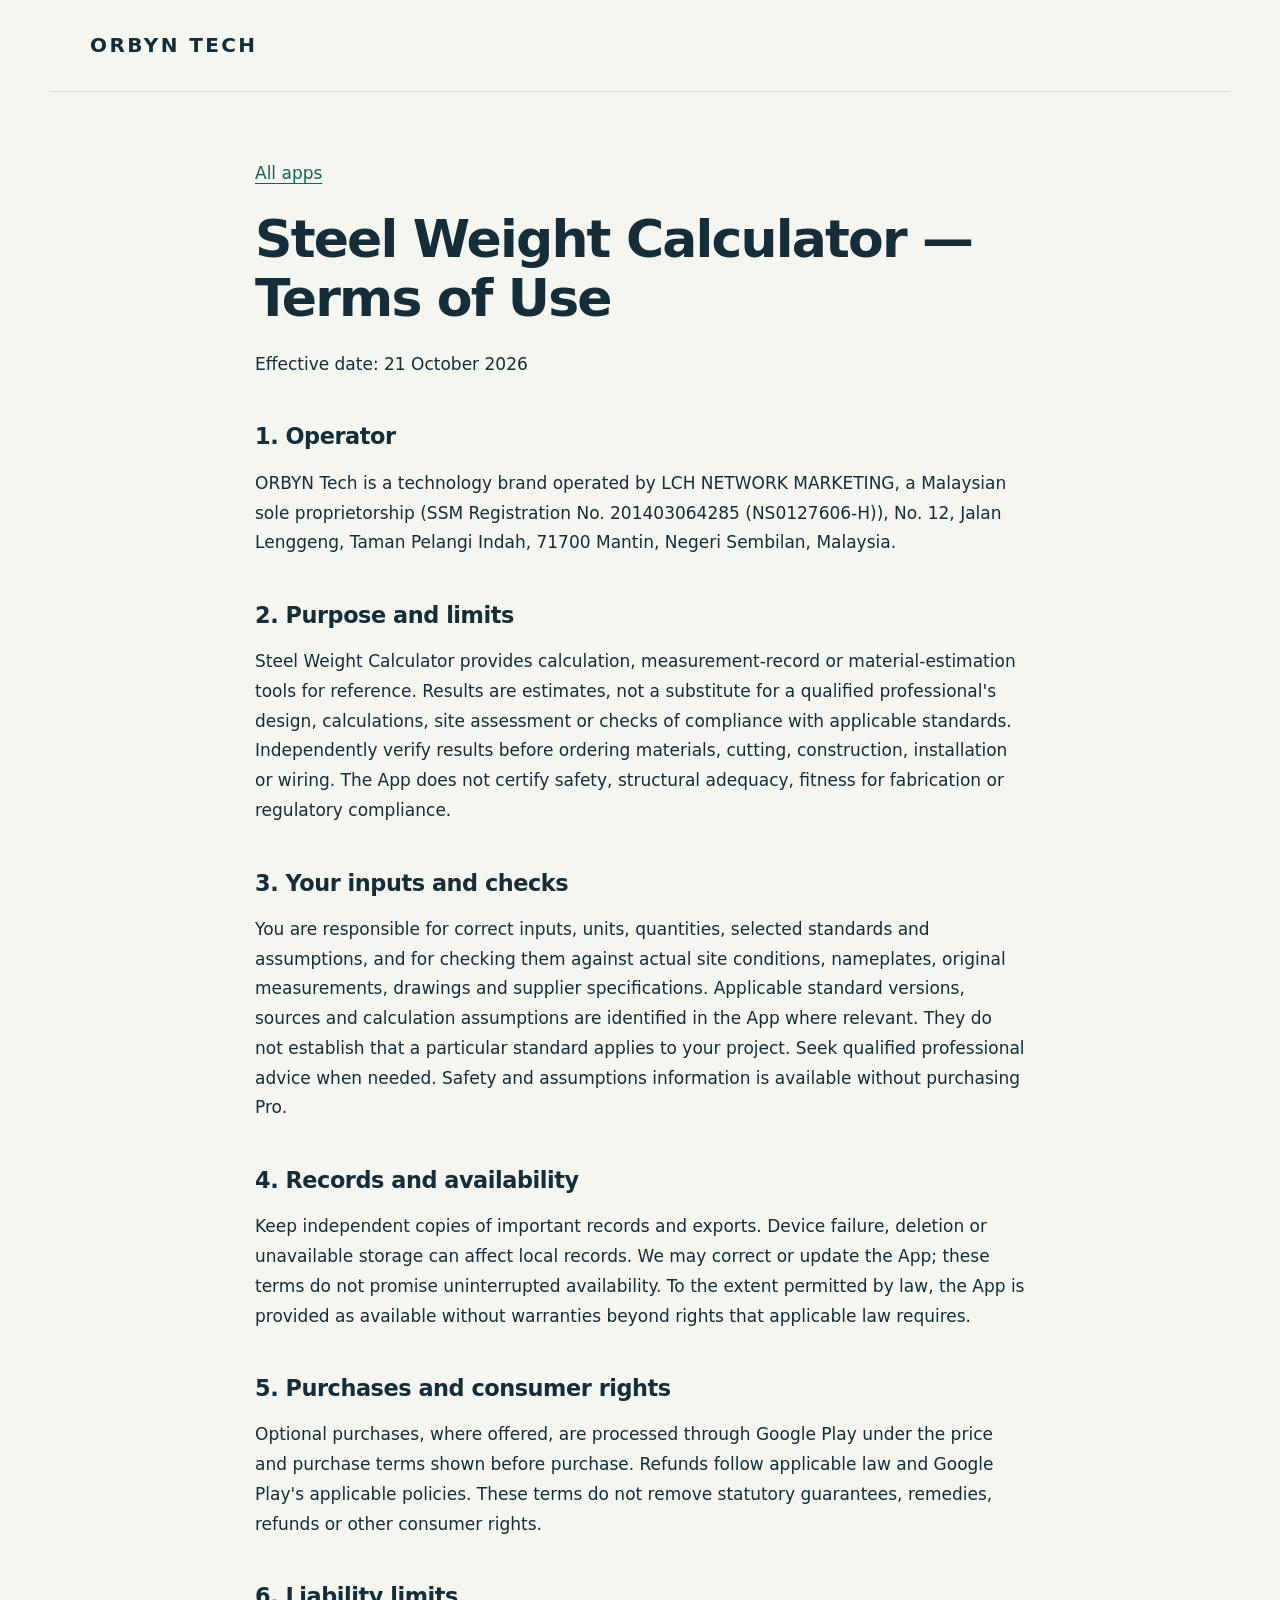
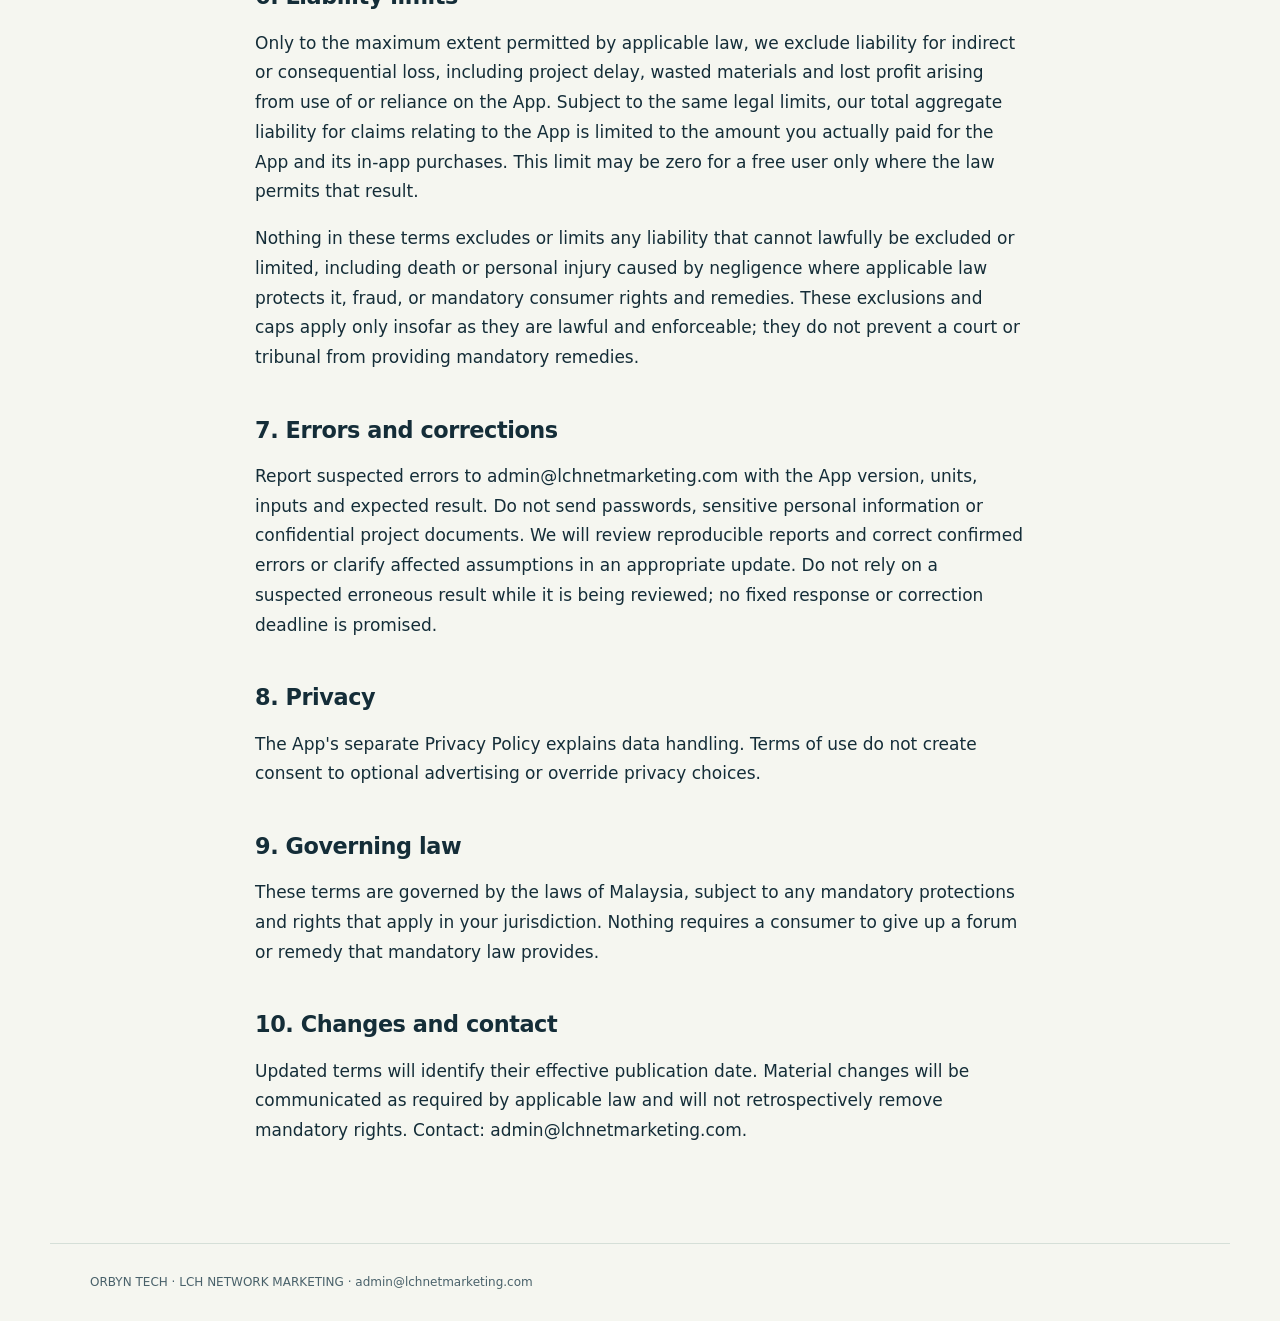
<file: steel-weight/terms/index.html>
<!doctype html><html lang="en"><head><meta charset="utf-8"><meta name="viewport" content="width=device-width, initial-scale=1">
<title>Steel Weight Calculator — Terms of Use | ORBYN TECH</title>
<meta name="description" content="Terms, estimation limits, independent verification, consumer rights and error reporting.">
<link rel="canonical" href="https://apps.lchnetmarketing.com/steel-weight/terms/"><link rel="stylesheet" href="/assets/site.css">
<script type="application/ld+json">{"@context": "https://schema.org", "@type": "WebPage", "name": "Steel Weight Calculator \u2014 Terms of Use", "url": "https://apps.lchnetmarketing.com/steel-weight/terms/", "inLanguage": "en"}</script></head>
<body><a class="skip" href="#main">Skip to content</a><header class="site-header"><a class="brand" href="/">ORBYN TECH</a></header>
<main id="main" class="policy"><p><a href="/">All apps</a></p><article id="policy-body"><h1>Steel Weight Calculator — Terms of Use</h1>
<p>Effective date: 21 October 2026</p>
<h2>1. Operator</h2>
<p>ORBYN Tech is a technology brand operated by LCH NETWORK MARKETING, a Malaysian sole proprietorship (SSM Registration No. 201403064285 (NS0127606-H)), No. 12, Jalan Lenggeng, Taman Pelangi Indah, 71700 Mantin, Negeri Sembilan, Malaysia.</p>
<h2>2. Purpose and limits</h2>
<p>Steel Weight Calculator provides calculation, measurement-record or material-estimation tools for reference. Results are estimates, not a substitute for a qualified professional&#x27;s design, calculations, site assessment or checks of compliance with applicable standards. Independently verify results before ordering materials, cutting, construction, installation or wiring. The App does not certify safety, structural adequacy, fitness for fabrication or regulatory compliance.</p>
<h2>3. Your inputs and checks</h2>
<p>You are responsible for correct inputs, units, quantities, selected standards and assumptions, and for checking them against actual site conditions, nameplates, original measurements, drawings and supplier specifications. Applicable standard versions, sources and calculation assumptions are identified in the App where relevant. They do not establish that a particular standard applies to your project. Seek qualified professional advice when needed. Safety and assumptions information is available without purchasing Pro.</p>
<h2>4. Records and availability</h2>
<p>Keep independent copies of important records and exports. Device failure, deletion or unavailable storage can affect local records. We may correct or update the App; these terms do not promise uninterrupted availability. To the extent permitted by law, the App is provided as available without warranties beyond rights that applicable law requires.</p>
<h2>5. Purchases and consumer rights</h2>
<p>Optional purchases, where offered, are processed through Google Play under the price and purchase terms shown before purchase. Refunds follow applicable law and Google Play&#x27;s applicable policies. These terms do not remove statutory guarantees, remedies, refunds or other consumer rights.</p>
<h2>6. Liability limits</h2>
<p>Only to the maximum extent permitted by applicable law, we exclude liability for indirect or consequential loss, including project delay, wasted materials and lost profit arising from use of or reliance on the App. Subject to the same legal limits, our total aggregate liability for claims relating to the App is limited to the amount you actually paid for the App and its in-app purchases. This limit may be zero for a free user only where the law permits that result.</p>
<p>Nothing in these terms excludes or limits any liability that cannot lawfully be excluded or limited, including death or personal injury caused by negligence where applicable law protects it, fraud, or mandatory consumer rights and remedies. These exclusions and caps apply only insofar as they are lawful and enforceable; they do not prevent a court or tribunal from providing mandatory remedies.</p>
<h2>7. Errors and corrections</h2>
<p>Report suspected errors to admin@lchnetmarketing.com with the App version, units, inputs and expected result. Do not send passwords, sensitive personal information or confidential project documents. We will review reproducible reports and correct confirmed errors or clarify affected assumptions in an appropriate update. Do not rely on a suspected erroneous result while it is being reviewed; no fixed response or correction deadline is promised.</p>
<h2>8. Privacy</h2>
<p>The App&#x27;s separate Privacy Policy explains data handling. Terms of use do not create consent to optional advertising or override privacy choices.</p>
<h2>9. Governing law</h2>
<p>These terms are governed by the laws of Malaysia, subject to any mandatory protections and rights that apply in your jurisdiction. Nothing requires a consumer to give up a forum or remedy that mandatory law provides.</p>
<h2>10. Changes and contact</h2>
<p>Updated terms will identify their effective publication date. Material changes will be communicated as required by applicable law and will not retrospectively remove mandatory rights. Contact: admin@lchnetmarketing.com.</p></article></main>
<footer>ORBYN TECH · LCH NETWORK MARKETING · admin@lchnetmarketing.com</footer></body></html>
</file>
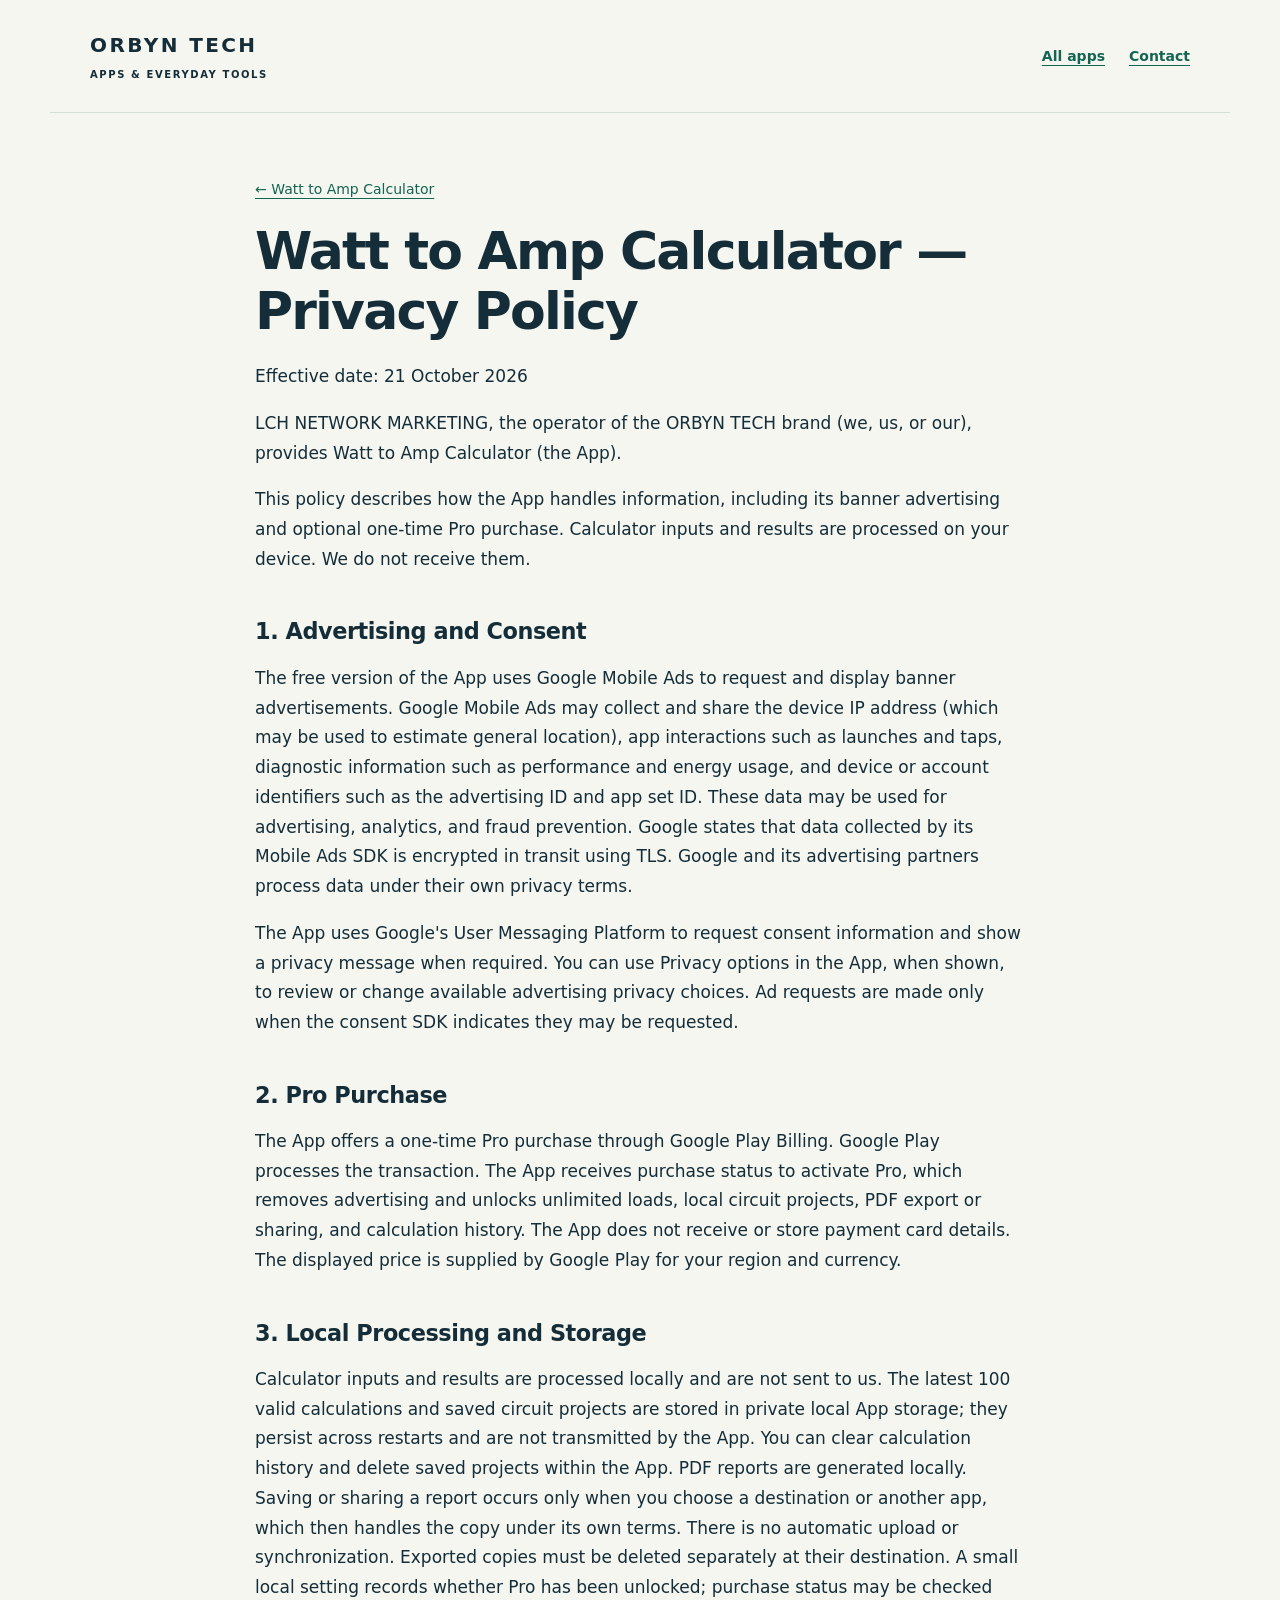
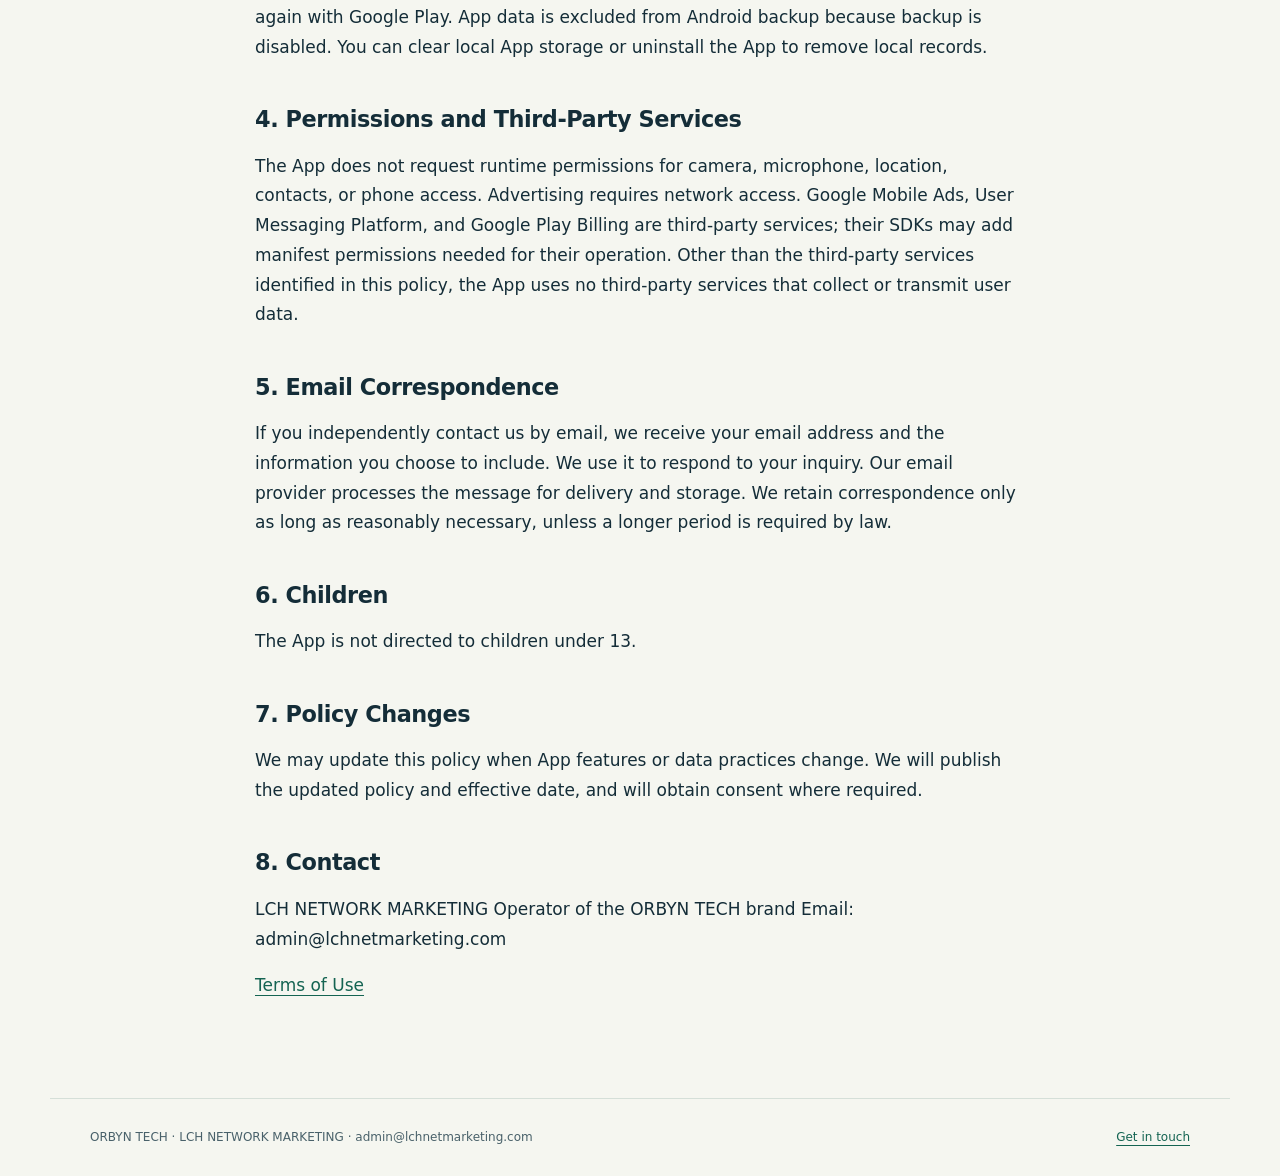
<file: watt-to-amp/privacy/index.html>
<!doctype html>
<html lang="en">
<head>
<meta charset="utf-8">
<meta name="viewport" content="width=device-width, initial-scale=1">
<title>Watt to Amp Calculator — Privacy Policy | ORBYN TECH</title>
<meta name="description" content="How Watt to Amp Calculator handles local calculations, advertising consent, Google Play purchases and PDF reports.">
<link rel="canonical" href="https://apps.lchnetmarketing.com/watt-to-amp/privacy/">
<link rel="stylesheet" href="/assets/site.css">
<script type="application/ld+json">{"@context": "https://schema.org", "@type": "WebPage", "name": "Watt to Amp Calculator — Privacy Policy", "url": "https://apps.lchnetmarketing.com/watt-to-amp/privacy/", "inLanguage": "en", "datePublished": "2026-10-21", "publisher": {"@type": "Organization", "name": "ORBYN TECH (LCH NETWORK MARKETING)"}}</script>
</head>
<body>
<a class="skip" href="#main">Skip to content</a>
<header class="site-header"><a class="brand" href="/">ORBYN TECH<span>APPS &amp; EVERYDAY TOOLS</span></a><nav aria-label="Main navigation"><a href="/">All apps</a><a href="mailto:admin@lchnetmarketing.com">Contact</a></nav></header>
<main id="main" class="policy">
<p class="back"><a href="/watt-to-amp/">← Watt to Amp Calculator</a></p>
<article id="policy-body">
<h1>Watt to Amp Calculator — Privacy Policy</h1>
<p>Effective date: 21 October 2026</p>
<p>LCH NETWORK MARKETING, the operator of the ORBYN TECH brand (we, us, or our), provides Watt to Amp Calculator (the App).</p>
<p>This policy describes how the App handles information, including its banner advertising and optional one-time Pro purchase. Calculator inputs and results are processed on your device. We do not receive them.</p>
<h2>1. Advertising and Consent</h2>
<p>The free version of the App uses Google Mobile Ads to request and display banner advertisements. Google Mobile Ads may collect and share the device IP address (which may be used to estimate general location), app interactions such as launches and taps, diagnostic information such as performance and energy usage, and device or account identifiers such as the advertising ID and app set ID. These data may be used for advertising, analytics, and fraud prevention. Google states that data collected by its Mobile Ads SDK is encrypted in transit using TLS. Google and its advertising partners process data under their own privacy terms.</p>
<p>The App uses Google&#x27;s User Messaging Platform to request consent information and show a privacy message when required. You can use Privacy options in the App, when shown, to review or change available advertising privacy choices. Ad requests are made only when the consent SDK indicates they may be requested.</p>
<h2>2. Pro Purchase</h2>
<p>The App offers a one-time Pro purchase through Google Play Billing. Google Play processes the transaction. The App receives purchase status to activate Pro, which removes advertising and unlocks unlimited loads, local circuit projects, PDF export or sharing, and calculation history. The App does not receive or store payment card details. The displayed price is supplied by Google Play for your region and currency.</p>
<h2>3. Local Processing and Storage</h2>
<p>Calculator inputs and results are processed locally and are not sent to us. The latest 100 valid calculations and saved circuit projects are stored in private local App storage; they persist across restarts and are not transmitted by the App. You can clear calculation history and delete saved projects within the App. PDF reports are generated locally. Saving or sharing a report occurs only when you choose a destination or another app, which then handles the copy under its own terms. There is no automatic upload or synchronization. Exported copies must be deleted separately at their destination. A small local setting records whether Pro has been unlocked; purchase status may be checked again with Google Play. App data is excluded from Android backup because backup is disabled. You can clear local App storage or uninstall the App to remove local records.</p>
<h2>4. Permissions and Third-Party Services</h2>
<p>The App does not request runtime permissions for camera, microphone, location, contacts, or phone access. Advertising requires network access. Google Mobile Ads, User Messaging Platform, and Google Play Billing are third-party services; their SDKs may add manifest permissions needed for their operation. Other than the third-party services identified in this policy, the App uses no third-party services that collect or transmit user data.</p>
<h2>5. Email Correspondence</h2>
<p>If you independently contact us by email, we receive your email address and the information you choose to include. We use it to respond to your inquiry. Our email provider processes the message for delivery and storage. We retain correspondence only as long as reasonably necessary, unless a longer period is required by law.</p>
<h2>6. Children</h2>
<p>The App is not directed to children under 13.</p>
<h2>7. Policy Changes</h2>
<p>We may update this policy when App features or data practices change. We will publish the updated policy and effective date, and will obtain consent where required.</p>
<h2>8. Contact</h2>
<p>LCH NETWORK MARKETING
Operator of the ORBYN TECH brand
Email: admin@lchnetmarketing.com</p>
</article>
<p><a href="/watt-to-amp/terms/">Terms of Use</a></p></main>
<footer><p>ORBYN TECH · LCH NETWORK MARKETING · admin@lchnetmarketing.com</p><a href="mailto:admin@lchnetmarketing.com">Get in touch</a></footer>
</body>
</html>
</file>
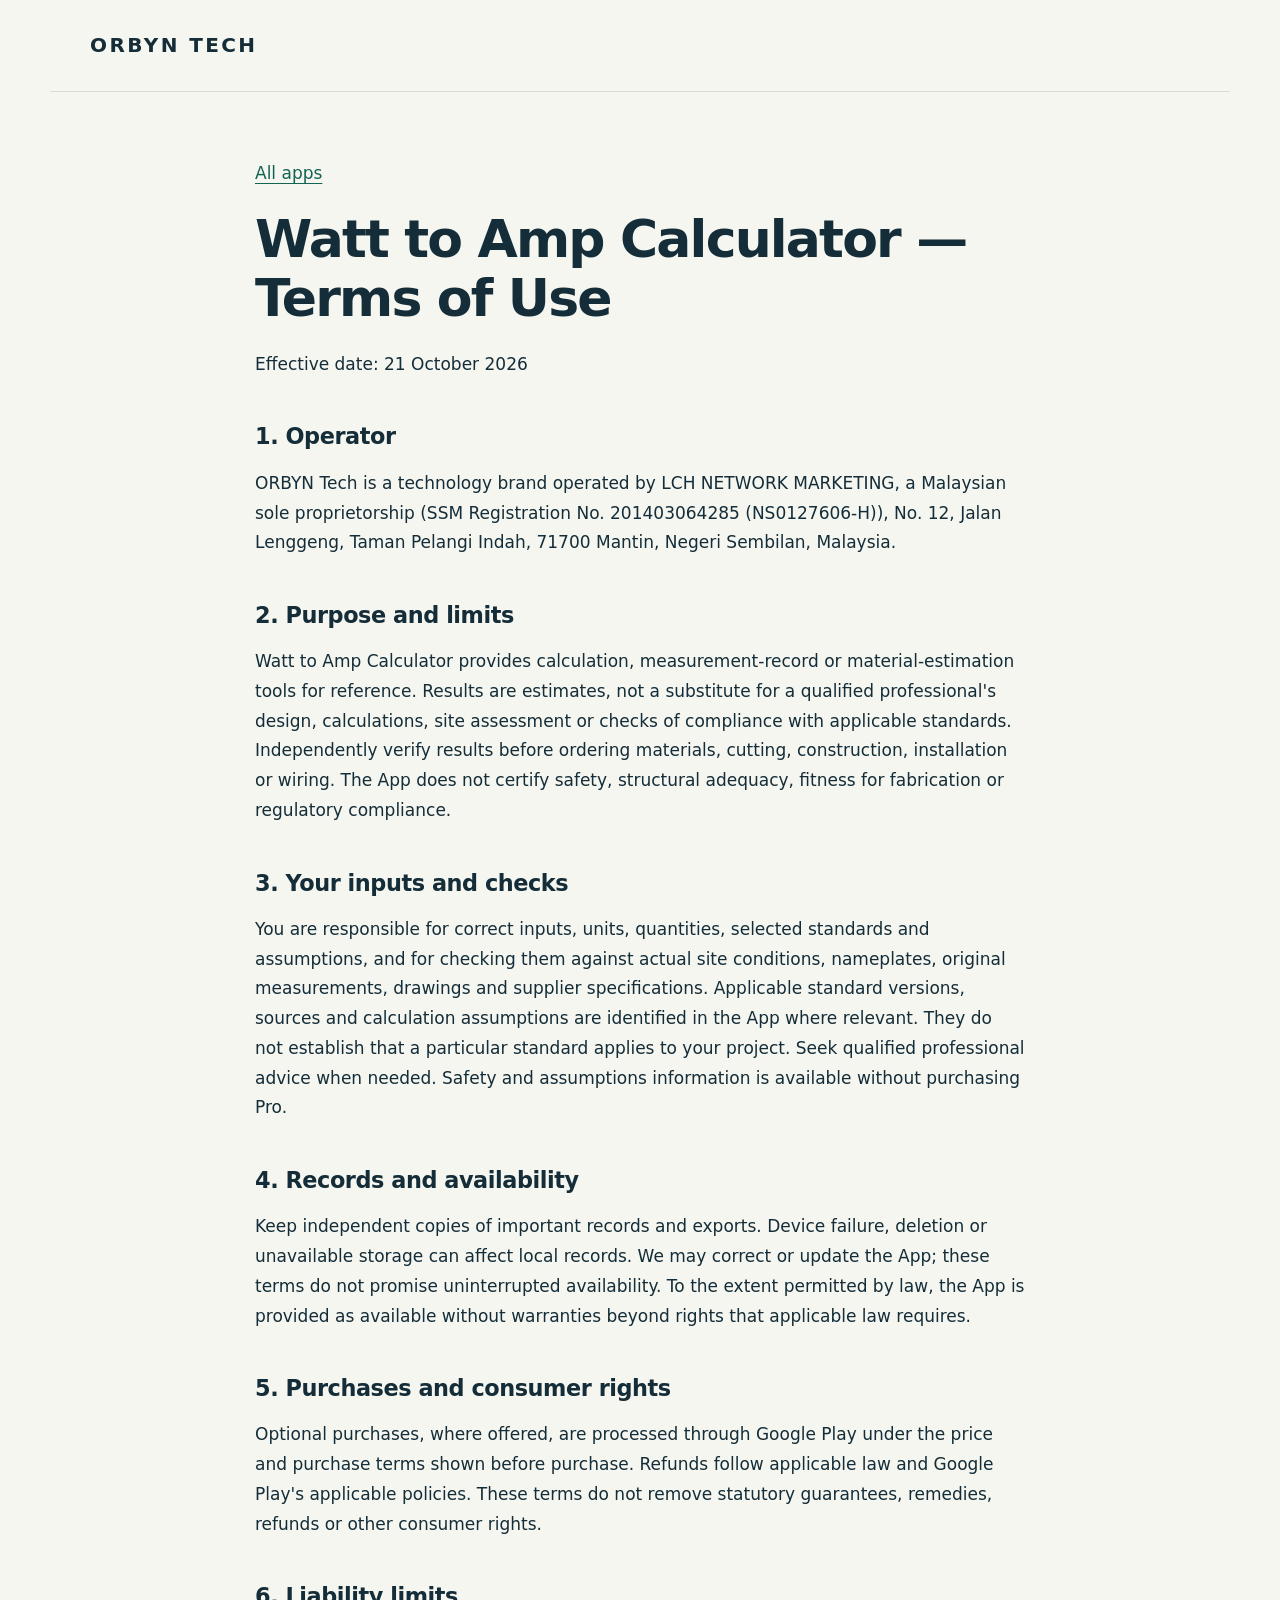
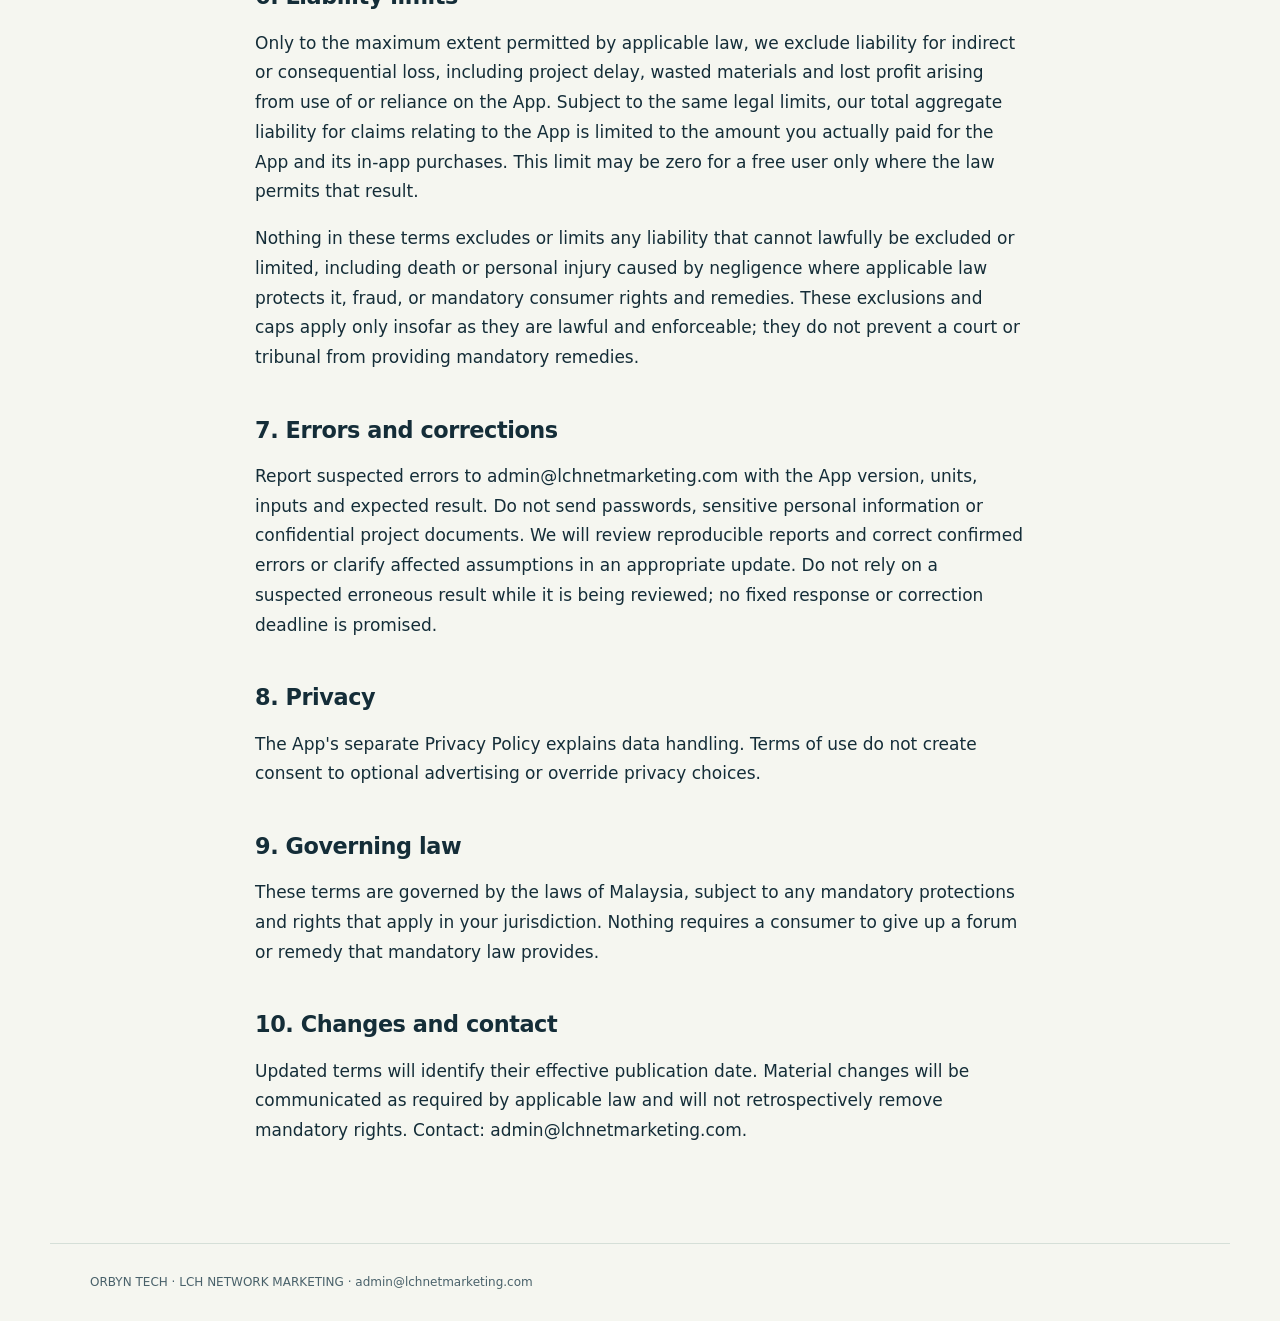
<file: watt-to-amp/terms/index.html>
<!doctype html><html lang="en"><head><meta charset="utf-8"><meta name="viewport" content="width=device-width, initial-scale=1">
<title>Watt to Amp Calculator — Terms of Use | ORBYN TECH</title>
<meta name="description" content="Terms, estimation limits, independent verification, consumer rights and error reporting.">
<link rel="canonical" href="https://apps.lchnetmarketing.com/watt-to-amp/terms/"><link rel="stylesheet" href="/assets/site.css">
<script type="application/ld+json">{"@context": "https://schema.org", "@type": "WebPage", "name": "Watt to Amp Calculator \u2014 Terms of Use", "url": "https://apps.lchnetmarketing.com/watt-to-amp/terms/", "inLanguage": "en"}</script></head>
<body><a class="skip" href="#main">Skip to content</a><header class="site-header"><a class="brand" href="/">ORBYN TECH</a></header>
<main id="main" class="policy"><p><a href="/">All apps</a></p><article id="policy-body"><h1>Watt to Amp Calculator — Terms of Use</h1>
<p>Effective date: 21 October 2026</p>
<h2>1. Operator</h2>
<p>ORBYN Tech is a technology brand operated by LCH NETWORK MARKETING, a Malaysian sole proprietorship (SSM Registration No. 201403064285 (NS0127606-H)), No. 12, Jalan Lenggeng, Taman Pelangi Indah, 71700 Mantin, Negeri Sembilan, Malaysia.</p>
<h2>2. Purpose and limits</h2>
<p>Watt to Amp Calculator provides calculation, measurement-record or material-estimation tools for reference. Results are estimates, not a substitute for a qualified professional&#x27;s design, calculations, site assessment or checks of compliance with applicable standards. Independently verify results before ordering materials, cutting, construction, installation or wiring. The App does not certify safety, structural adequacy, fitness for fabrication or regulatory compliance.</p>
<h2>3. Your inputs and checks</h2>
<p>You are responsible for correct inputs, units, quantities, selected standards and assumptions, and for checking them against actual site conditions, nameplates, original measurements, drawings and supplier specifications. Applicable standard versions, sources and calculation assumptions are identified in the App where relevant. They do not establish that a particular standard applies to your project. Seek qualified professional advice when needed. Safety and assumptions information is available without purchasing Pro.</p>
<h2>4. Records and availability</h2>
<p>Keep independent copies of important records and exports. Device failure, deletion or unavailable storage can affect local records. We may correct or update the App; these terms do not promise uninterrupted availability. To the extent permitted by law, the App is provided as available without warranties beyond rights that applicable law requires.</p>
<h2>5. Purchases and consumer rights</h2>
<p>Optional purchases, where offered, are processed through Google Play under the price and purchase terms shown before purchase. Refunds follow applicable law and Google Play&#x27;s applicable policies. These terms do not remove statutory guarantees, remedies, refunds or other consumer rights.</p>
<h2>6. Liability limits</h2>
<p>Only to the maximum extent permitted by applicable law, we exclude liability for indirect or consequential loss, including project delay, wasted materials and lost profit arising from use of or reliance on the App. Subject to the same legal limits, our total aggregate liability for claims relating to the App is limited to the amount you actually paid for the App and its in-app purchases. This limit may be zero for a free user only where the law permits that result.</p>
<p>Nothing in these terms excludes or limits any liability that cannot lawfully be excluded or limited, including death or personal injury caused by negligence where applicable law protects it, fraud, or mandatory consumer rights and remedies. These exclusions and caps apply only insofar as they are lawful and enforceable; they do not prevent a court or tribunal from providing mandatory remedies.</p>
<h2>7. Errors and corrections</h2>
<p>Report suspected errors to admin@lchnetmarketing.com with the App version, units, inputs and expected result. Do not send passwords, sensitive personal information or confidential project documents. We will review reproducible reports and correct confirmed errors or clarify affected assumptions in an appropriate update. Do not rely on a suspected erroneous result while it is being reviewed; no fixed response or correction deadline is promised.</p>
<h2>8. Privacy</h2>
<p>The App&#x27;s separate Privacy Policy explains data handling. Terms of use do not create consent to optional advertising or override privacy choices.</p>
<h2>9. Governing law</h2>
<p>These terms are governed by the laws of Malaysia, subject to any mandatory protections and rights that apply in your jurisdiction. Nothing requires a consumer to give up a forum or remedy that mandatory law provides.</p>
<h2>10. Changes and contact</h2>
<p>Updated terms will identify their effective publication date. Material changes will be communicated as required by applicable law and will not retrospectively remove mandatory rights. Contact: admin@lchnetmarketing.com.</p></article></main>
<footer>ORBYN TECH · LCH NETWORK MARKETING · admin@lchnetmarketing.com</footer></body></html>
</file>
<file: assets/site.css>
:root{color-scheme:light;--ink:#142d38;--muted:#49616a;--accent:#146452;--paper:#f5f6f0;--line:#d5dfd8}*{box-sizing:border-box}body{margin:0;background:var(--paper);color:var(--ink);font:17px/1.75 system-ui,-apple-system,"Segoe UI",sans-serif}a{color:var(--accent);text-underline-offset:4px}a:hover{text-decoration-thickness:2px}a:focus-visible{outline:3px solid var(--accent);outline-offset:5px}h1,h2,h3{line-height:1.15;letter-spacing:-.035em}h1{font-size:clamp(2.5rem,6vw,4.8rem);max-width:850px;margin:.4em 0}h2{font-size:1.75rem;margin-top:2em}p{margin:1em 0}.site-header,footer{max-width:1180px;margin:auto;padding:28px 40px;display:flex;align-items:center;justify-content:space-between;gap:24px}.site-header{border-bottom:1px solid var(--line)}.brand{font-weight:800;text-decoration:none;letter-spacing:.12em;color:var(--ink);font-size:20px}.brand span{display:block;font-size:10px;letter-spacing:.16em;margin-top:3px}nav{display:flex;gap:24px}nav a{font-size:14px;font-weight:600}.content{max-width:1180px;margin:auto;padding:56px 40px 80px}.eyebrow{text-transform:uppercase;font-size:12px;letter-spacing:.17em;font-weight:750;color:var(--accent)}.lede{font-size:1.2rem;color:var(--muted);max-width:680px}.hero{padding:10px 0 48px;border-bottom:1px solid var(--line)}.cards{display:grid;grid-template-columns:repeat(2,minmax(0,1fr));gap:24px;margin-top:32px}.card{background:#fff;border:1px solid var(--line);border-radius:16px;padding:32px}.card h2{margin:.5em 0;font-size:2rem}.card p{color:var(--muted)}.badge{font-size:11px;letter-spacing:.12em;text-transform:uppercase;color:var(--accent);font-weight:700}.button{display:inline-block;padding:12px 20px;background:var(--accent);color:#fff;border-radius:7px;text-decoration:none;font-weight:650}.links{display:flex;flex-wrap:wrap;gap:20px;margin-top:24px}.note{border-left:3px solid var(--accent);padding:8px 20px;background:#eaf0e9}.policy{max-width:850px;padding:50px 40px 80px;margin:auto}.policy h1{font-size:clamp(2rem,5vw,3.25rem)}.policy h2{font-size:1.4rem;letter-spacing:-.02em}.policy li{margin:.7em 0}.policy article{overflow-wrap:anywhere}.back{font-size:14px}footer{border-top:1px solid var(--line);font-size:12px;color:var(--muted);align-items:flex-start}footer p{margin:0}.skip{position:absolute;left:12px;top:-100px;padding:10px;background:#fff;z-index:2}.skip:focus{top:12px}@media(max-width:650px){.site-header,footer{padding:24px;flex-direction:column;align-items:flex-start;gap:12px}.content,.policy{padding:32px 24px 52px}.cards{grid-template-columns:1fr}.card{padding:24px}nav{gap:22px}.hero{padding-bottom:32px}h1{font-size:2.6rem}footer p{overflow-wrap:anywhere}}
</file>
